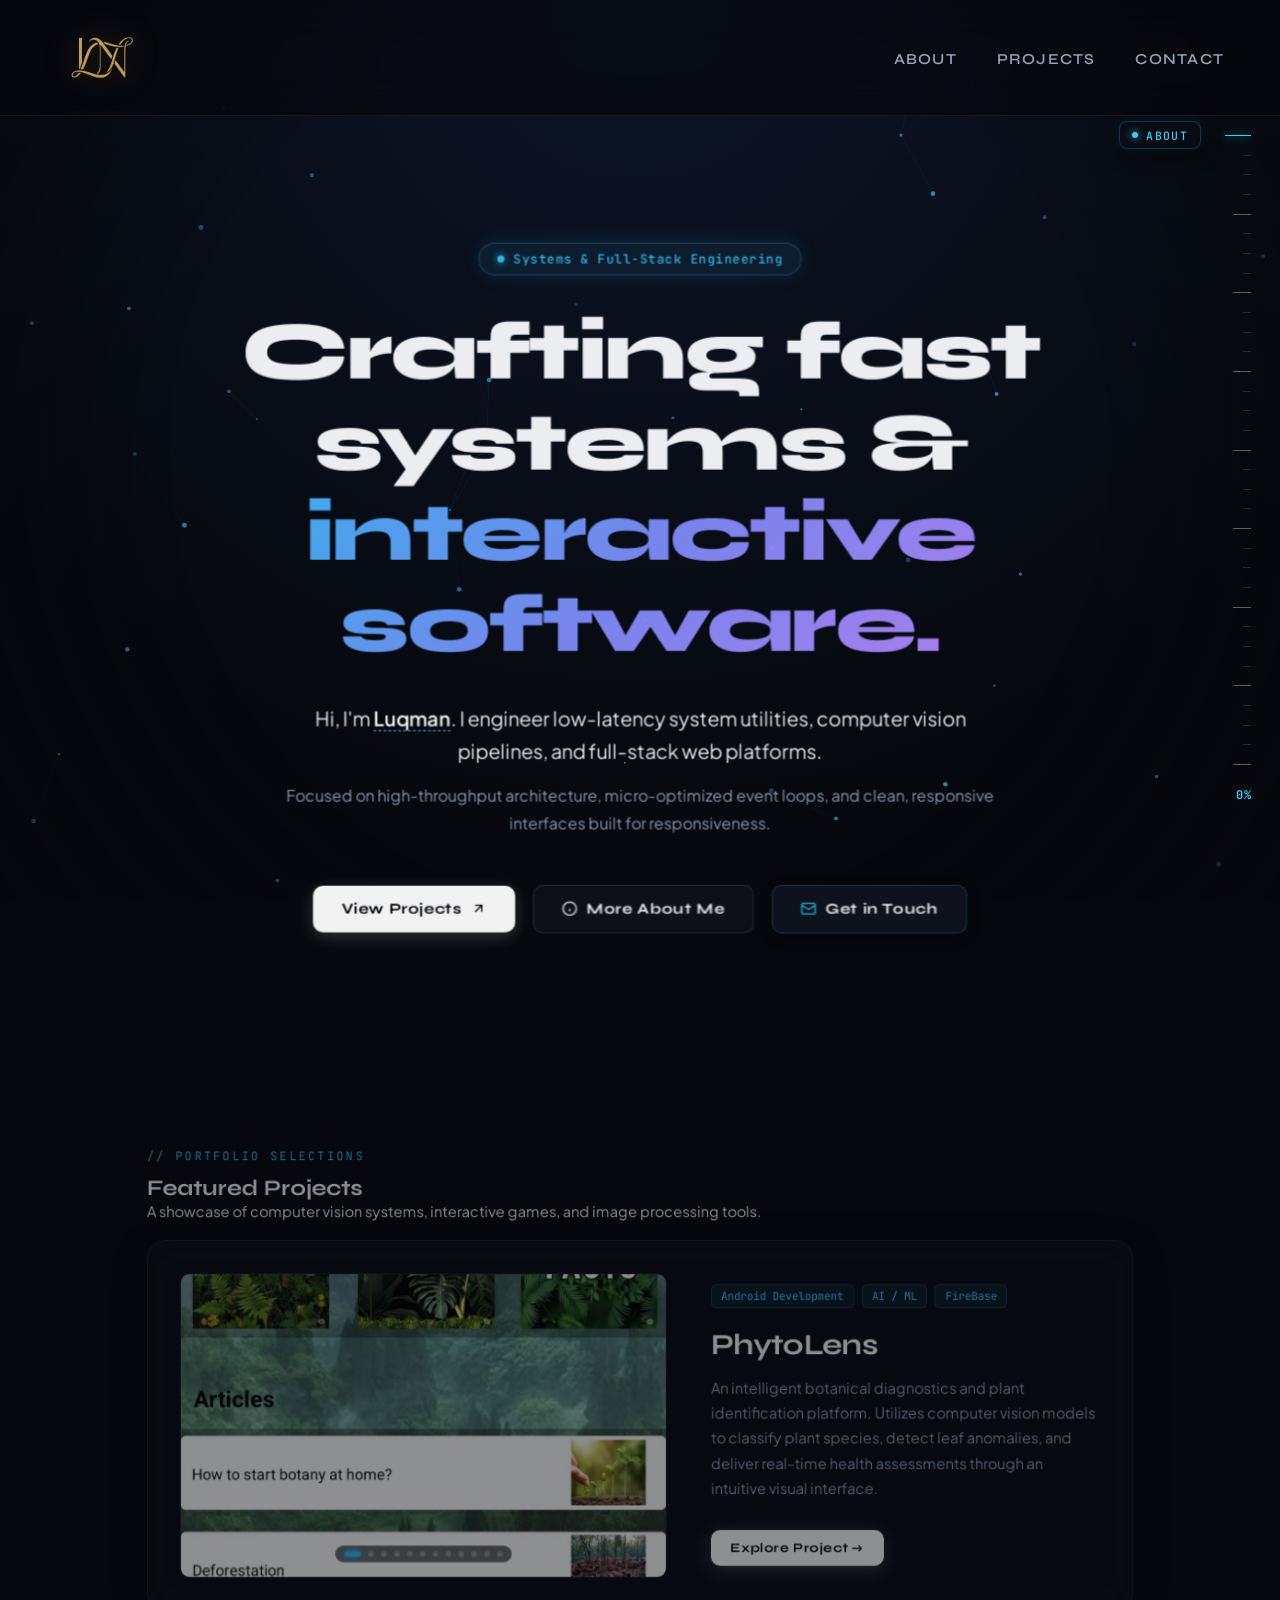
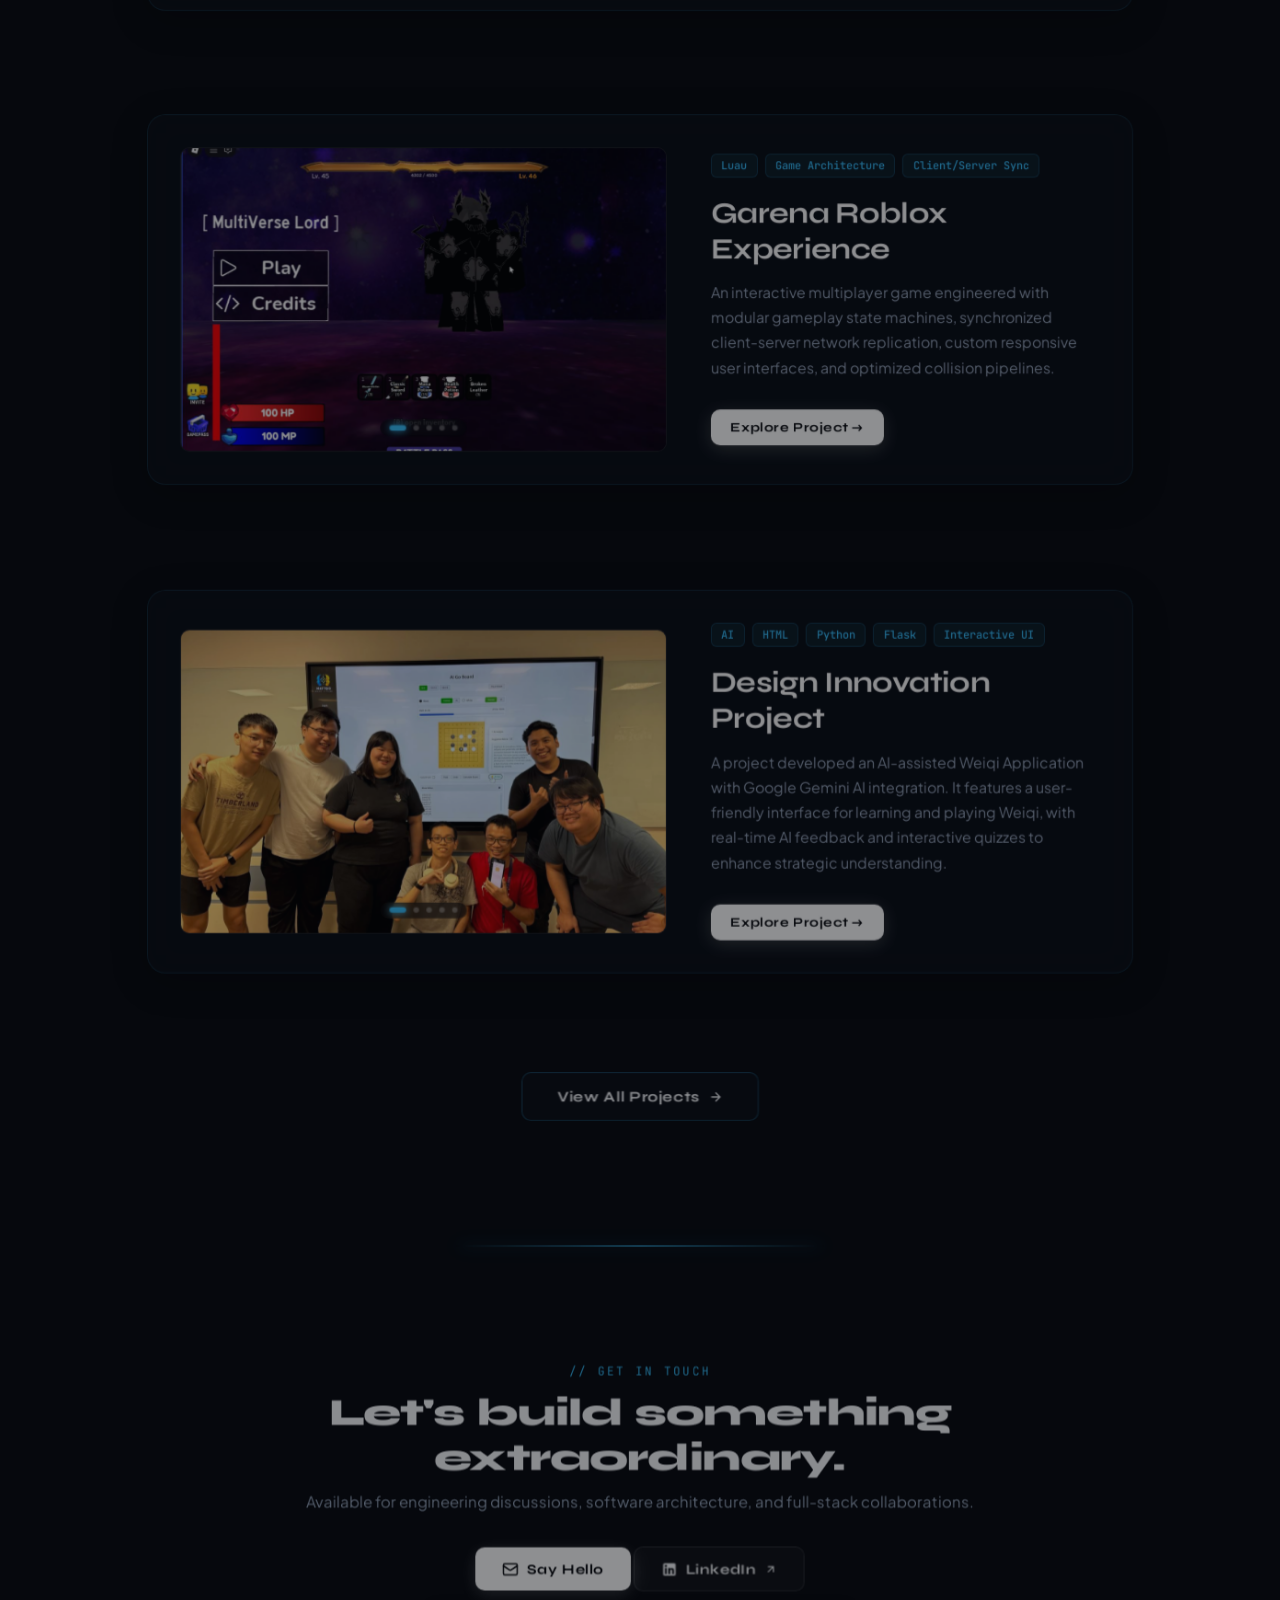
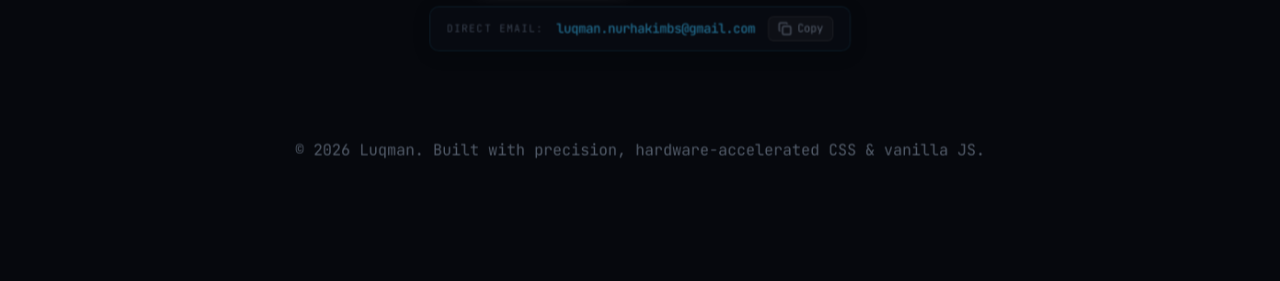
<file: index.html>
<!DOCTYPE html>
<html lang="en">
<head>
    <meta charset="UTF-8" />
    <meta name="viewport" content="width=device-width, initial-scale=1.0" />
    <title>Developer Portfolio</title>
    <link rel="stylesheet" href="css/base.css" />
    <link rel="stylesheet" href="css/layout.css" />
    <link rel="stylesheet" href="css/components.css" />
    <link rel="stylesheet" href="css/home.css" />
    <!-- Google Fonts -->
    <link rel="preconnect" href="https://fonts.googleapis.com">
    <link rel="preconnect" href="https://fonts.gstatic.com" crossorigin>
    <link href="https://fonts.googleapis.com/css2?family=JetBrains+Mono:wght@400;500;600&family=Plus+Jakarta+Sans:wght@300;400;500;600&family=Syne:wght@600;700;800&display=swap" rel="stylesheet">
</head>
<body>

  <!-- Interactive Dynamic Background Canvas -->
  <canvas id="ambientCanvas"></canvas>

  <!-- Floating Technical Ruler with Checkpoint HUD -->
  <aside class="scroll-ruler" id="scrollRuler" aria-label="Page navigation progress">
    <div class="ruler-checkpoint-label" id="rulerCheckpoint">
      <span class="checkpoint-indicator"></span>
      <span id="checkpointText">ABOUT</span>
    </div>
    <div class="ruler-indicator" id="rulerIndicator"></div>
    <div class="ruler-ticks" id="rulerTicks"></div>
    <span class="ruler-readout" id="rulerReadout">0%</span>
  </aside>

  <!-- Top Navigation (Adjusted for 100px Logo) -->
  <nav class="navbar">
    <div class="logo">
      <a href="#about" class="logo-link">
        <img src="assets/logo.png" alt="Logo" class="logo-img" />
      </a>
    </div>
    <ul class="nav-links">
      <li><a href="#about">About</a></li>
      <li><a href="#projects">Projects</a></li>
      <li><a href="#contact">Contact</a></li>
    </ul>
  </nav>

  <!-- Hero / About Section -->
  <header class="hero zoom-target" id="about" data-section="ABOUT">
    <div class="badge-wrapper">
      <span class="badge">
        <span class="pulse-dot"></span>
        Systems &amp; Full-Stack Engineering
      </span>
    </div>
    
    <h1 class="hero-title">
      <span class="breathe-text">Crafting fast systems &amp;</span> <br />
      <span class="gradient-text breathe-text">interactive software.</span>
    </h1>

    <div class="hero-bio">
      <p class="hero-subtitle">
        Hi, I'm <span class="highlight-text">Luqman</span>. I engineer low-latency system utilities, computer vision pipelines, and full-stack web platforms.
      </p>
      <p class="hero-detail">
        Focused on high-throughput architecture, micro-optimized event loops, and clean, responsive interfaces built for responsiveness.
      </p>
    </div>

    <!-- Action Buttons with "More About Me" -->
    <div class="hero-actions">
        <!-- 1. Primary Action -->
        <a href="#projects" class="btn btn-primary">
            <span>View Projects</span>
            <svg width="16" height="16" viewBox="0 0 24 24" fill="none" stroke="currentColor" stroke-width="2"><path d="M7 17l9.2-9.2M17 17V7H7"/></svg>
        </a>

        <!-- 2. More About Me (Direct link to about.html) -->
        <a href="about.html" class="btn btn-secondary">
            <svg width="16" height="16" viewBox="0 0 24 24" fill="none" stroke="currentColor" stroke-width="2">
            <circle cx="12" cy="12" r="10"/>
            <path d="M12 16v-4"/>
            <path d="M12 8h.01"/>
            </svg>
            <span>More About Me</span>
        </a>

        <!-- 3. Get in Touch (Styled Glass/Glow Pill) -->
        <a href="#contact" class="btn btn-contact">
            <svg width="16" height="16" viewBox="0 0 24 24" fill="none" stroke="currentColor" stroke-width="2">
            <rect width="20" height="16" x="2" y="4" rx="2"/>
            <path d="m22 7-8.97 5.7a1.94 1.94 0 0 1-2.06 0L2 7"/>
            </svg>
            <span>Get in Touch</span>
        </a>
        </div>
  </header>

  <!-- Projects Section -->
  <section id="projects" class="section" data-section="PROJECTS">
    <div class="section-header zoom-target">
      <div class="section-kicker">// PORTFOLIO SELECTIONS</div>
      <h2>Featured Projects</h2>
      <p>A showcase of computer vision systems, interactive games, and image processing tools.</p>
    </div>

    <div class="projects-vertical-list">

      <!-- Project 1: PhytoLens -->
      <article class="project-row zoom-target" data-carousel>
        <div class="row-media">
          <div class="carousel-container">
            <div class="carousel-slide active"><img src="assets/PhytoLens/1.jpg" alt="PhytoLens Preview 1" /></div>
            <div class="carousel-slide"><img src="assets/PhytoLens/2.jpg" alt="PhytoLens Preview 2" /></div>
            <div class="carousel-slide"><img src="assets/PhytoLens/3.jpg" alt="PhytoLens Preview 3" /></div>
            <div class="carousel-slide"><img src="assets/PhytoLens/4.jpg" alt="PhytoLens Preview 4" /></div>
            <div class="carousel-slide"><img src="assets/PhytoLens/5.jpg" alt="PhytoLens Preview 5" /></div>
            <div class="carousel-slide"><img src="assets/PhytoLens/6.jpg" alt="PhytoLens Preview 6" /></div>
            <div class="carousel-slide"><img src="assets/PhytoLens/7.jpg" alt="PhytoLens Preview 7" /></div>
            <div class="carousel-slide"><img src="assets/PhytoLens/8.jpg" alt="PhytoLens Preview 8" /></div>
            <div class="carousel-slide"><img src="assets/PhytoLens/9.jpg" alt="PhytoLens Preview 9" /></div>
            <div class="carousel-slide"><img src="assets/PhytoLens/10.jpg" alt="PhytoLens Preview 10" /></div>
            <div class="carousel-slide"><img src="assets/PhytoLens/11.jpg" alt="PhytoLens Preview 11" /></div>
            <div class="carousel-slide"><img src="assets/PhytoLens/12.jpg" alt="PhytoLens Preview 12" /></div>
          </div>
          <div class="carousel-dots"></div>
        </div>

        <div class="row-details">
          <div class="card-tags">
            <span class="tag">Android Development</span>
            <span class="tag">AI / ML</span>
            <span class="tag">FireBase</span>
          </div>
          <h3>PhytoLens</h3>
          <p>
            An intelligent botanical diagnostics and plant identification platform. Utilizes computer vision models to classify plant species, detect leaf anomalies, and deliver real-time health assessments through an intuitive visual interface.
          </p>
          <div class="row-actions">
            <a href="#" class="btn btn-primary btn-sm">Explore Project &rarr;</a>
          </div>
        </div>
      </article>

      <!-- Project 2: GarenaRoblox -->
      <article class="project-row zoom-target" data-carousel>
        <div class="row-media">
          <div class="carousel-container">
            <div class="carousel-slide active"><img src="assets/GarenaRoblox/mainscreen.jpg" alt="Garena Roblox Preview 1" /></div>
            <div class="carousel-slide"><img src="assets/GarenaRoblox/spawn.jpg" alt="Garena Roblox Preview 2" /></div>
            <div class="carousel-slide"><img src="assets/GarenaRoblox/teleportation.jpg" alt="Garena Roblox Preview 3" /></div>
            <div class="carousel-slide"><img src="assets/GarenaRoblox/dragonincave.jpg" alt="Garena Roblox Preview 4" /></div>
            <div class="carousel-slide"><img src="assets/GarenaRoblox/goblinfight.jpg" alt="Garena Roblox Preview 5" /></div>
          </div>
          <div class="carousel-dots"></div>
        </div>

        <div class="row-details">
          <div class="card-tags">
            <span class="tag">Luau</span>
            <span class="tag">Game Architecture</span>
            <span class="tag">Client/Server Sync</span>
          </div>
          <h3>Garena Roblox Experience</h3>
          <p>
            An interactive multiplayer game engineered with modular gameplay state machines, synchronized client-server network replication, custom responsive user interfaces, and optimized collision pipelines.
          </p>
          <div class="row-actions">
            <a href="#" class="btn btn-primary btn-sm">Explore Project &rarr;</a>
          </div>
        </div>
      </article>

      <!-- Project 3: DIP (Digital Image Processing) -->
      <article class="project-row zoom-target" data-carousel>
        <div class="row-media">
          <div class="carousel-container">
            <div class="carousel-slide active"><img src="assets/DIP/The team.jpg" alt="DIP Preview 1" /></div>
            <div class="carousel-slide"><img src="assets/DIP/rules.jpg" alt="DIP Preview 2" /></div>
            <div class="carousel-slide"><img src="assets/DIP/Basic Quizzes.jpg" alt="DIP Preview 3" /></div>
            <div class="carousel-slide"><img src="assets/DIP/AIQuiz.jpg" alt="DIP Preview 4" /></div>
            <div class="carousel-slide"><img src="assets/DIP/VersusAI.jpg" alt="DIP Preview 5" /></div>
          </div>
          <div class="carousel-dots"></div>
        </div>

        <div class="row-details">
          <div class="card-tags">
            <span class="tag">AI</span>
            <span class="tag">HTML</span>
            <span class="tag">Python</span>
            <span class="tag">Flask</span>
            <span class="tag">Interactive UI</span>
          </div>
          <h3>Design Innovation Project</h3>
          <p>
            A project developed an AI-assisted Weiqi Application with Google Gemini AI integration. It features a user-friendly interface for learning and playing Weiqi, with real-time AI feedback and interactive quizzes to enhance strategic understanding.
          </p>
          <div class="row-actions">
            <a href="#" class="btn btn-primary btn-sm">Explore Project &rarr;</a>
          </div>
        </div>
      </article>

    </div>

    <!-- All Projects Button -->
    <div class="all-projects-wrapper zoom-target">
      <a href="projects.html" class="btn btn-secondary btn-all-projects">
        <span>View All Projects</span>
        <svg width="16" height="16" viewBox="0 0 24 24" fill="none" stroke="currentColor" stroke-width="2"><path d="M5 12h14M12 5l7 7-7 7"/></svg>
      </a>
    </div>
  </section>

<!-- Footer / Contact Section -->
  <footer id="contact" class="footer zoom-target" data-section="CONTACT">
    <div class="footer-glow"></div>
    <div class="section-kicker">// GET IN TOUCH</div>
    <h2>Let's build something extraordinary.</h2>
    <p>Available for engineering discussions, software architecture, and full-stack collaborations.</p>
    
    <!-- Contact Actions Row -->
    <div class="contact-actions">
      <!-- Direct Email Launch -->
      <a href="mailto:luqman.nurhakimbs@gmail.com" class="btn btn-primary" id="emailLink">
        <svg width="18" height="18" viewBox="0 0 24 24" fill="none" stroke="currentColor" stroke-width="2" stroke-linecap="round" stroke-linejoin="round">
          <rect width="20" height="16" x="2" y="4" rx="2"/>
          <path d="m22 7-8.97 5.7a1.94 1.94 0 0 1-2.06 0L2 7"/>
        </svg>
        <span>Say Hello</span>
      </a>

      <!-- LinkedIn Link -->
      <a href="https://www.linkedin.com/in/luqnurhakim99/" target="_blank" rel="noopener noreferrer" class="btn btn-secondary btn-linkedin">
        <svg width="18" height="18" viewBox="0 0 24 24" fill="currentColor">
          <path d="M19 3a2 2 0 0 1 2 2v14a2 2 0 0 1-2 2H5a2 2 0 0 1-2-2V5a2 2 0 0 1 2-2h14m-.5 15.5v-5.3a3.26 3.26 0 0 0-3.26-3.26c-.85 0-1.84.52-2.28 1.3v-1.11h-2.79v8.37h2.79v-4.93c0-.77.62-1.4 1.39-1.4a1.4 1.4 0 0 1 1.4 1.4v4.93h2.75M6.88 8.56a1.68 1.68 0 0 0 1.68-1.68c0-.93-.75-1.69-1.68-1.69a1.69 1.69 0 0 0-1.69 1.69c0 .93.76 1.68 1.69 1.68m1.39 9.94v-8.37H5.5v8.37h2.77z"/>
        </svg>
        <span>LinkedIn</span>
        <svg width="14" height="14" viewBox="0 0 24 24" fill="none" stroke="currentColor" stroke-width="2"><path d="M7 17l9.2-9.2M17 17V7H7"/></svg>
      </a>
    </div>

    <!-- Visible Email Box with Quick Copy -->
    <div class="email-display-card">
      <span class="email-label">DIRECT EMAIL:</span>
      <a href="mailto:luqman.nurhakimbs@gmail.com" class="email-address" id="emailText">luqman.nurhakimbs@gmail.com</a>
      <button type="button" class="btn-copy" id="copyEmailBtn" aria-label="Copy Email">
        <svg width="15" height="15" viewBox="0 0 24 24" fill="none" stroke="currentColor" stroke-width="2">
          <rect width="14" height="14" x="8" y="8" rx="2" ry="2"/>
          <path d="M4 16c-1.1 0-2-.9-2-2V4c0-1.1.9-2 2-2h10c1.1 0 2 .9 2 2"/>
        </svg>
        <span id="copyBtnText">Copy</span>
      </button>
    </div>

    <div class="footer-bottom">
      <p>&copy; 2026 Luqman. Built with precision, hardware-accelerated CSS &amp; vanilla JS.</p>
    </div>
  </footer>
  <script src="script.js"></script>
</body>
</html>
</file>
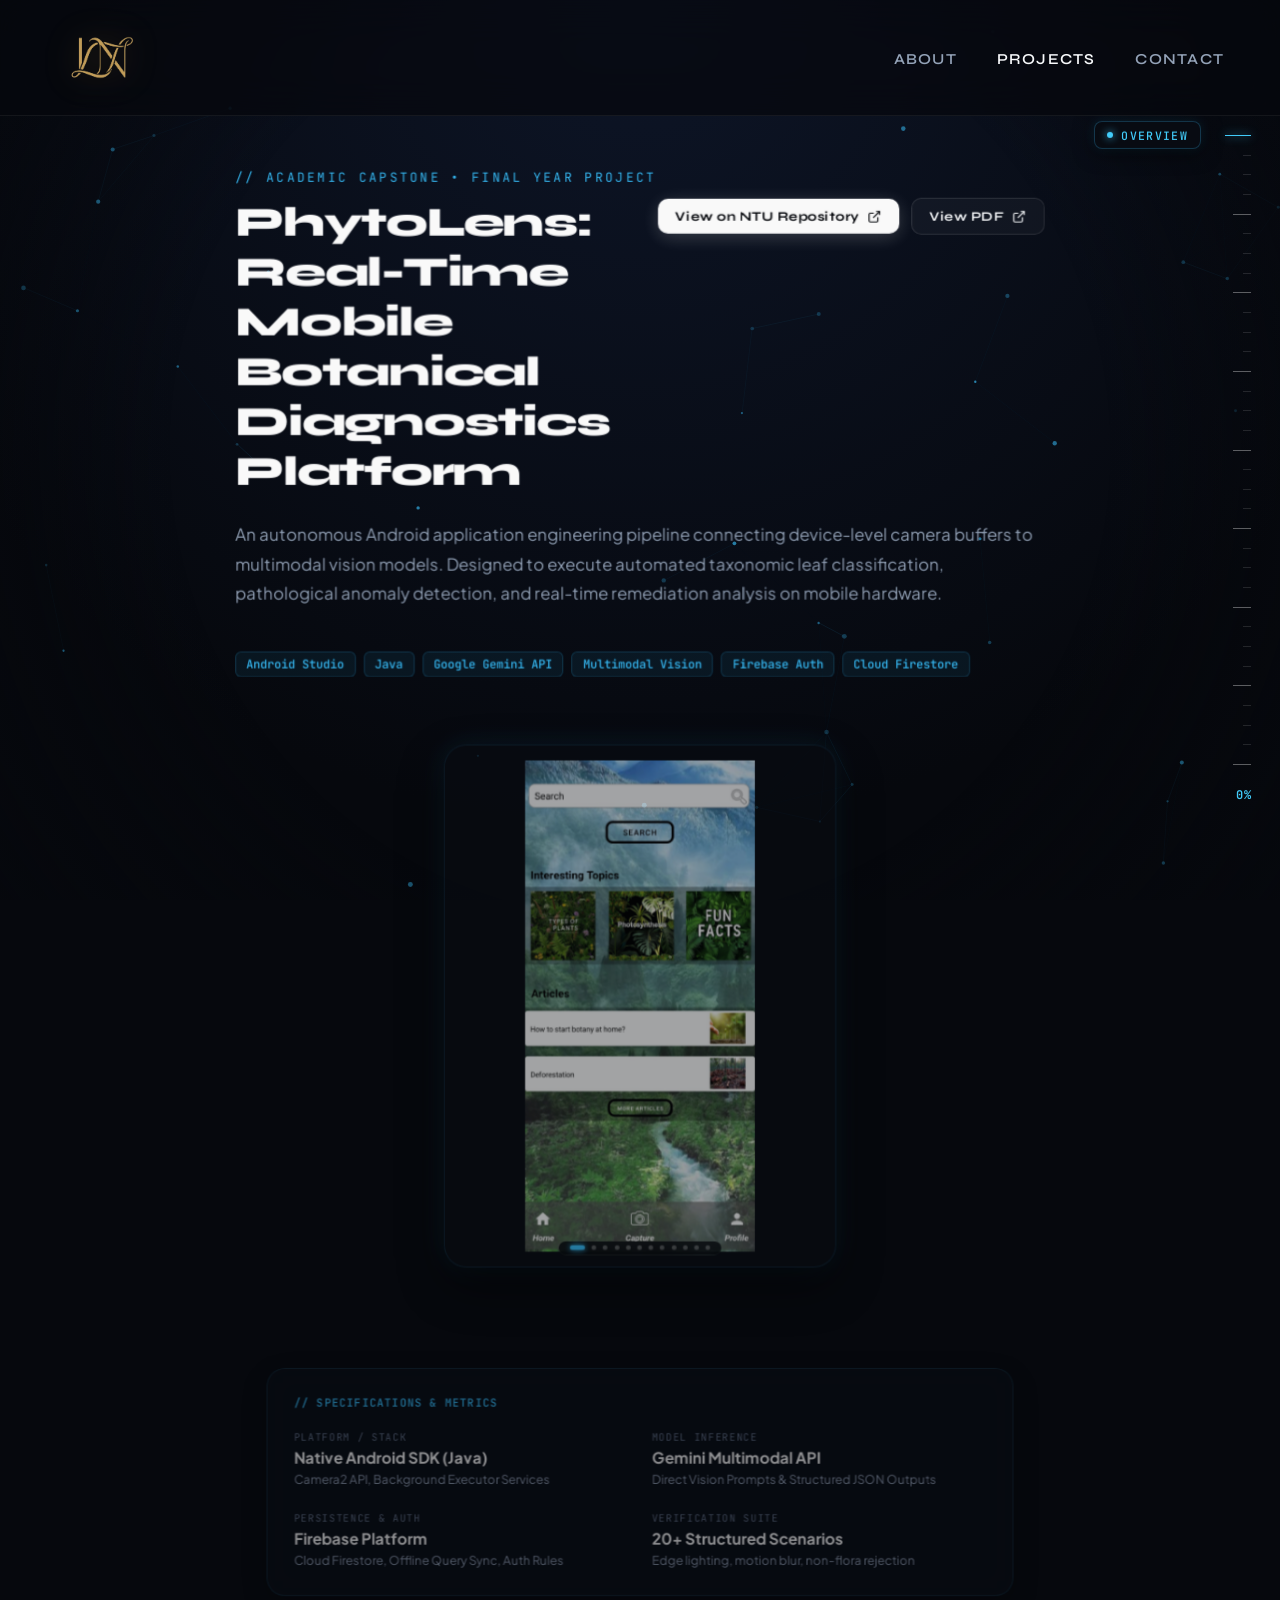
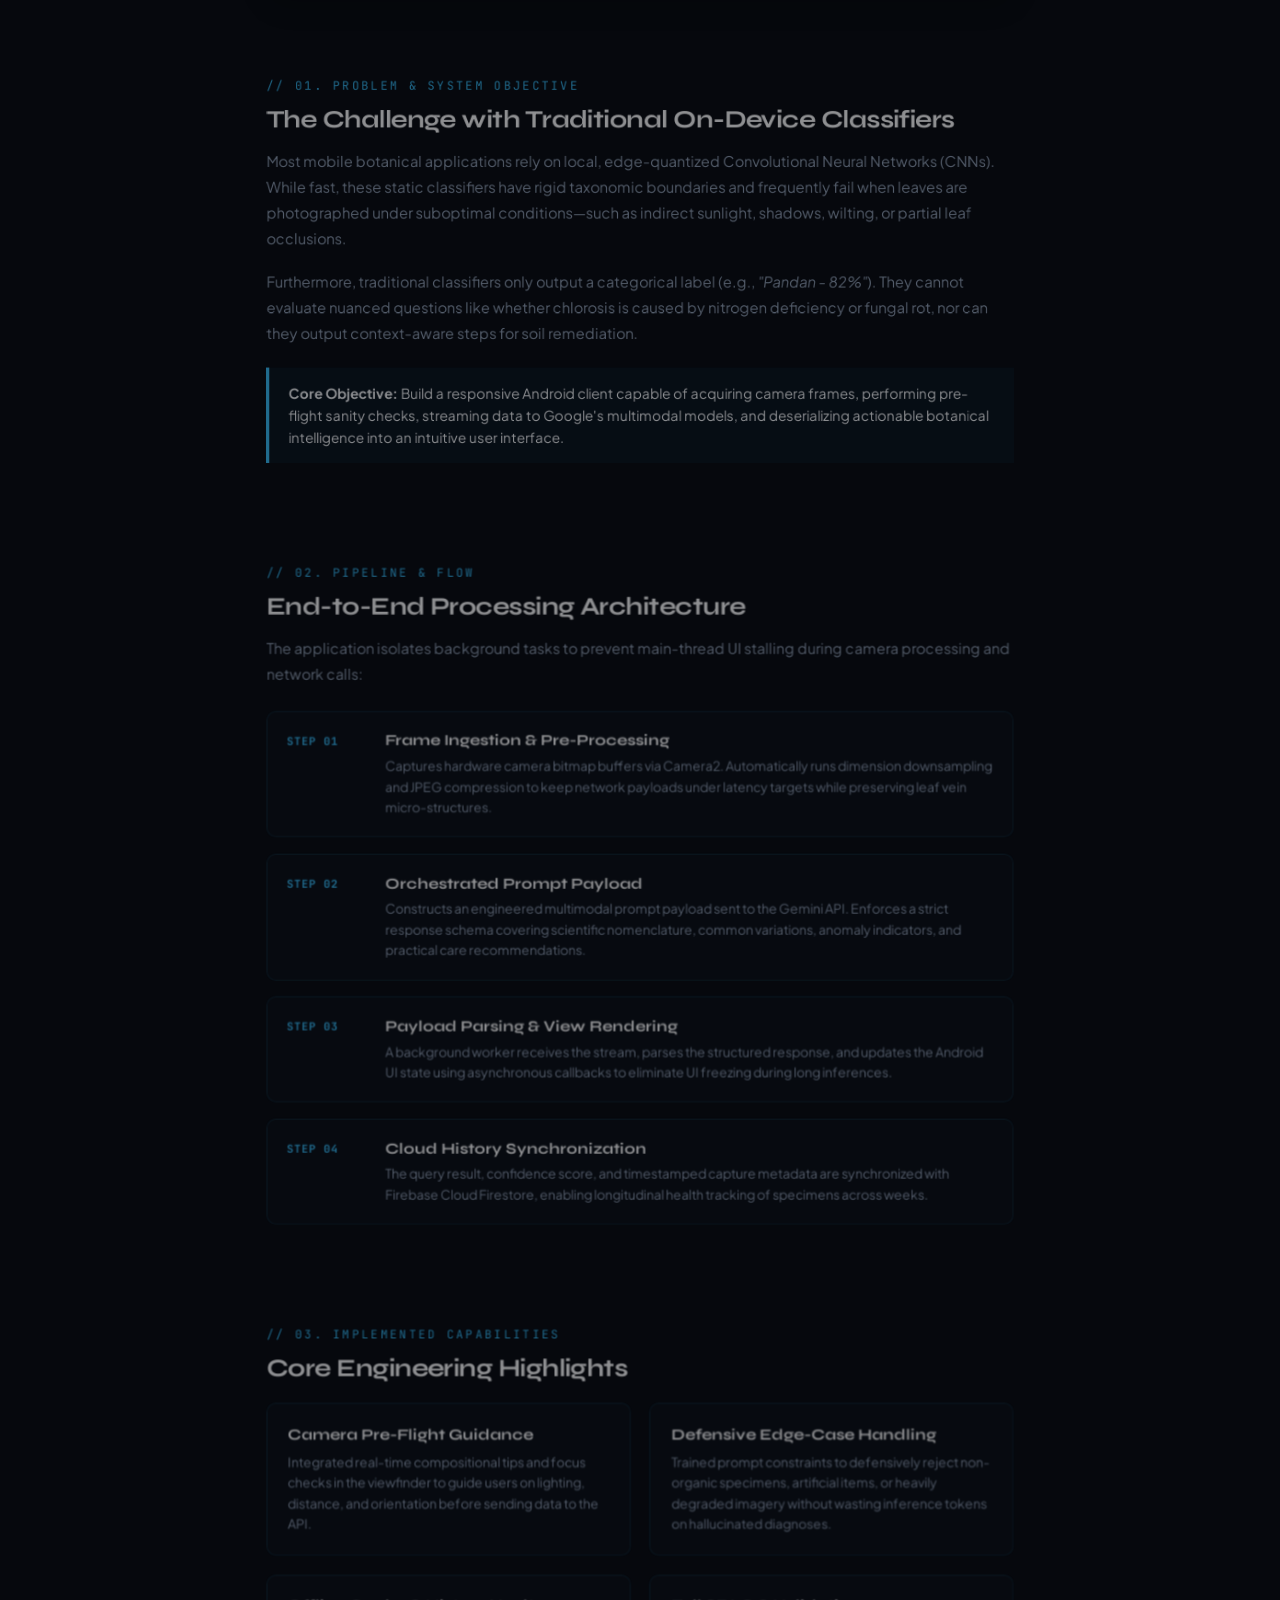
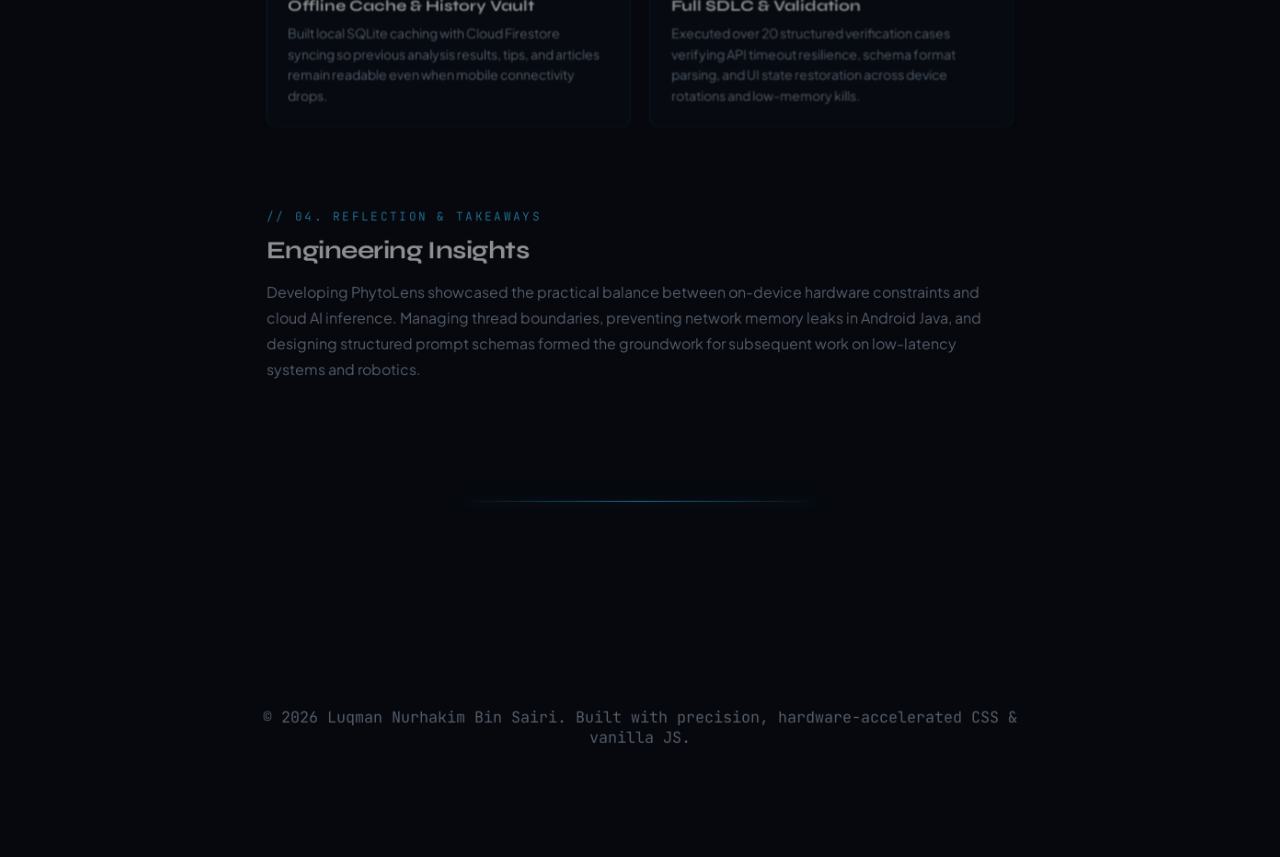
<file: project-phytolens.html>
<!DOCTYPE html>
<html lang="en">
<head>
  <meta charset="UTF-8" />
  <meta name="viewport" content="width=device-width, initial-scale=1.0" />
  <title>PhytoLens — Project Details | Luqman Nurhakim</title>
  
  <!-- Shared Design System -->
  <link rel="stylesheet" href="css/base.css" />
  <link rel="stylesheet" href="css/layout.css" />
  <link rel="stylesheet" href="css/components.css" />
  
  <!-- Dedicated PhytoLens Stylesheet -->
  <link rel="stylesheet" href="css/phytolens.css" />

  <!-- Fonts -->
  <link rel="preconnect" href="https://fonts.googleapis.com">
  <link rel="preconnect" href="https://fonts.gstatic.com" crossorigin>
  <link href="https://fonts.googleapis.com/css2?family=JetBrains+Mono:wght@400;500;600&family=Plus+Jakarta+Sans:wght@300;400;500;600&family=Syne:wght@600;700;800&display=swap" rel="stylesheet">
</head>
<body>

  <!-- Ambient Dynamic Canvas -->
  <canvas id="ambientCanvas"></canvas>

  <!-- Technical Ruler HUD -->
  <aside class="scroll-ruler" id="scrollRuler" aria-label="Page navigation progress">
    <div class="ruler-checkpoint-label" id="rulerCheckpoint">
      <span class="checkpoint-indicator"></span>
      <span id="checkpointText">OVERVIEW</span>
    </div>
    <div class="ruler-indicator" id="rulerIndicator"></div>
    <div class="ruler-ticks" id="rulerTicks"></div>
    <span class="ruler-readout" id="rulerReadout">0%</span>
  </aside>

  <!-- Navigation (Home link removed; logo handles home routing) -->
  <nav class="navbar">
    <div class="logo">
      <a href="index.html" class="logo-link">
        <img src="assets/logo.png" alt="Logo" class="logo-img" />
      </a>
    </div>
    <ul class="nav-links">
      <li><a href="about.html">About</a></li>
      <li><a href="projects.html" style="color: var(--text-main);">Projects</a></li>
      <li><a href="index.html#contact">Contact</a></li>
    </ul>
  </nav>

  <!-- Main Content Wrapper -->
  <main class="phytolens-page">

    <!-- Executive Header with Published Paper Link -->
    <header class="section-header zoom-target" data-section="OVERVIEW">
      <div class="section-kicker">// ACADEMIC CAPSTONE &bull; FINAL YEAR PROJECT</div>
      <div class="header-title-flex">
        <h1 class="hero-title">PhytoLens: Real-Time Mobile Botanical Diagnostics Platform</h1>
        <!-- Action Buttons: External Read + Direct File Download -->
        <div class="header-action-group">
        <!-- View Online in NTU Repository -->
        <a href="https://dr.ntu.edu.sg/entities/publication/7fd75af5-f1b5-4c59-b423-04a5b7bc75b7" target="_blank" rel="noopener noreferrer" class="btn btn-primary paper-btn">
            <span>View on NTU Repository</span>
            <svg width="14" height="14" viewBox="0 0 24 24" fill="none" stroke="currentColor" stroke-width="2">
            <path d="M18 13v6a2 2 0 0 1-2 2H5a2 2 0 0 1-2-2V8a2 2 0 0 1 2-2h6"></path>
            <polyline points="15 3 21 3 21 9"></polyline>
            <line x1="10" y1="14" x2="21" y2="3"></line>
            </svg>
        </a>

        <!-- Direct File Download -->
        <a href="assets/PhytoLens/Luqman_Nurhakim_Bin_Sairi_U2322138D_FYP_Final_Report_NoGAI.pdf" target="_blank" rel="noopener noreferrer" class="btn btn-secondary paper-btn">
        <span>View PDF</span>
        <svg width="14" height="14" viewBox="0 0 24 24" fill="none" stroke="currentColor" stroke-width="2">
            <path d="M18 13v6a2 2 0 0 1-2 2H5a2 2 0 0 1-2-2V8a2 2 0 0 1 2-2h6"></path>
            <polyline points="15 3 21 3 21 9"></polyline>
            <line x1="10" y1="14" x2="21" y2="3"></line>
        </svg>
        </a>
        </div>
      <p class="phytolens-lead">
        An autonomous Android application engineering pipeline connecting device-level camera buffers to multimodal vision models. Designed to execute automated taxonomic leaf classification, pathological anomaly detection, and real-time remediation analysis on mobile hardware.
      </p>

      <div class="card-tags" style="margin-top: 1.2rem;">
        <span class="tag">Android Studio</span>
        <span class="tag">Java</span>
        <span class="tag">Google Gemini API</span>
        <span class="tag">Multimodal Vision</span>
        <span class="tag">Firebase Auth</span>
        <span class="tag">Cloud Firestore</span>
      </div>
    </header>

    <!-- Compact Scaled-Down Phone Viewport -->
    <section class="compact-media-section zoom-target" data-section="SHOWCASE">
      <div class="compact-phone-viewport" data-carousel>
        <div class="carousel-container">
          <div class="carousel-slide active"><img src="assets/PhytoLens/1.jpg" alt="PhytoLens Home & Exploration Feed" /></div>
          <div class="carousel-slide"><img src="assets/PhytoLens/2.jpg" alt="Botanical Articles" /></div>
          <div class="carousel-slide"><img src="assets/PhytoLens/3.jpg" alt="Image Acquisition Guidance" /></div>
          <div class="carousel-slide"><img src="assets/PhytoLens/4.jpg" alt="Camera Viewfinder" /></div>
          <div class="carousel-slide"><img src="assets/PhytoLens/5.jpg" alt="Captured Leaf" /></div>
          <div class="carousel-slide"><img src="assets/PhytoLens/6.jpg" alt="Analysis Prompt Confirmation" /></div>
          <div class="carousel-slide"><img src="assets/PhytoLens/7.jpg" alt="Analysis Starting" /></div>
          <div class="carousel-slide"><img src="assets/PhytoLens/8.jpg" alt="Taxonomic Analysis" /></div>
          <div class="carousel-slide"><img src="assets/PhytoLens/9.jpg" alt="Care Guidance" /></div>
          <div class="carousel-slide"><img src="assets/PhytoLens/10.jpg" alt="Recent History Log" /></div>
          <div class="carousel-slide"><img src="assets/PhytoLens/11.jpg" alt="Historical Specimen Details" /></div>
          <div class="carousel-slide"><img src="assets/PhytoLens/12.jpg" alt="User Profile View" /></div>
        </div>
        <div class="carousel-dots"></div>
      </div>
    </section>

    <!-- Specifications Table -->
    <section class="tech-spec-deck zoom-target" data-section="SPECIFICATIONS">
      <div class="spec-deck-header">// SPECIFICATIONS &amp; METRICS</div>
      <div class="spec-deck-grid">
        <div class="spec-card">
          <span class="spec-label">PLATFORM / STACK</span>
          <span class="spec-value">Native Android SDK (Java)</span>
          <span class="spec-detail">Camera2 API, Background Executor Services</span>
        </div>
        <div class="spec-card">
          <span class="spec-label">MODEL INFERENCE</span>
          <span class="spec-value">Gemini Multimodal API</span>
          <span class="spec-detail">Direct Vision Prompts &amp; Structured JSON Outputs</span>
        </div>
        <div class="spec-card">
          <span class="spec-label">PERSISTENCE &amp; AUTH</span>
          <span class="spec-value">Firebase Platform</span>
          <span class="spec-detail">Cloud Firestore, Offline Query Sync, Auth Rules</span>
        </div>
        <div class="spec-card">
          <span class="spec-label">VERIFICATION SUITE</span>
          <span class="spec-value">20+ Structured Scenarios</span>
          <span class="spec-detail">Edge lighting, motion blur, non-flora rejection</span>
        </div>
      </div>
    </section>

    <!-- Block 1: Problem Statement -->
    <section class="case-study-block zoom-target" data-section="PROBLEM STATEMENT">
      <div class="section-kicker">// 01. PROBLEM &amp; SYSTEM OBJECTIVE</div>
      <h2>The Challenge with Traditional On-Device Classifiers</h2>
      <p>
        Most mobile botanical applications rely on local, edge-quantized Convolutional Neural Networks (CNNs). While fast, these static classifiers have rigid taxonomic boundaries and frequently fail when leaves are photographed under suboptimal conditions—such as indirect sunlight, shadows, wilting, or partial leaf occlusions.
      </p>
      <p>
        Furthermore, traditional classifiers only output a categorical label (e.g., <em>"Pandan - 82%"</em>). They cannot evaluate nuanced questions like whether chlorosis is caused by nitrogen deficiency or fungal rot, nor can they output context-aware steps for soil remediation.
      </p>
      <div class="detail-callout">
        <strong>Core Objective:</strong> Build a responsive Android client capable of acquiring camera frames, performing pre-flight sanity checks, streaming data to Google's multimodal models, and deserializing actionable botanical intelligence into an intuitive user interface.
      </div>
    </section>

    <!-- Block 2: Architecture & Pipeline -->
    <section class="case-study-block zoom-target" data-section="ARCHITECTURE">
      <div class="section-kicker">// 02. PIPELINE &amp; FLOW</div>
      <h2>End-to-End Processing Architecture</h2>
      <p>
        The application isolates background tasks to prevent main-thread UI stalling during camera processing and network calls:
      </p>

      <div class="pipeline-list">
        <div class="pipeline-item">
          <div class="step-index">STEP 01</div>
          <div class="step-body">
            <h4>Frame Ingestion &amp; Pre-Processing</h4>
            <p>Captures hardware camera bitmap buffers via Camera2. Automatically runs dimension downsampling and JPEG compression to keep network payloads under latency targets while preserving leaf vein micro-structures.</p>
          </div>
        </div>

        <div class="pipeline-item">
          <div class="step-index">STEP 02</div>
          <div class="step-body">
            <h4>Orchestrated Prompt Payload</h4>
            <p>Constructs an engineered multimodal prompt payload sent to the Gemini API. Enforces a strict response schema covering scientific nomenclature, common variations, anomaly indicators, and practical care recommendations.</p>
          </div>
        </div>

        <div class="pipeline-item">
          <div class="step-index">STEP 03</div>
          <div class="step-body">
            <h4>Payload Parsing &amp; View Rendering</h4>
            <p>A background worker receives the stream, parses the structured response, and updates the Android UI state using asynchronous callbacks to eliminate UI freezing during long inferences.</p>
          </div>
        </div>

        <div class="pipeline-item">
          <div class="step-index">STEP 04</div>
          <div class="step-body">
            <h4>Cloud History Synchronization</h4>
            <p>The query result, confidence score, and timestamped capture metadata are synchronized with Firebase Cloud Firestore, enabling longitudinal health tracking of specimens across weeks.</p>
          </div>
        </div>
      </div>
    </section>

    <!-- Block 3: Engineering Capabilities -->
    <section class="case-study-block zoom-target" data-section="SYSTEM CAPABILITIES">
      <div class="section-kicker">// 03. IMPLEMENTED CAPABILITIES</div>
      <h2>Core Engineering Highlights</h2>

      <div class="two-col-details">
        <div class="detail-card">
          <h4>Camera Pre-Flight Guidance</h4>
          <p>Integrated real-time compositional tips and focus checks in the viewfinder to guide users on lighting, distance, and orientation before sending data to the API.</p>
        </div>

        <div class="detail-card">
          <h4>Defensive Edge-Case Handling</h4>
          <p>Trained prompt constraints to defensively reject non-organic specimens, artificial items, or heavily degraded imagery without wasting inference tokens on hallucinated diagnoses.</p>
        </div>

        <div class="detail-card">
          <h4>Offline Cache &amp; History Vault</h4>
          <p>Built local SQLite caching with Cloud Firestore syncing so previous analysis results, tips, and articles remain readable even when mobile connectivity drops.</p>
        </div>

        <div class="detail-card">
          <h4>Full SDLC &amp; Validation</h4>
          <p>Executed over 20 structured verification cases verifying API timeout resilience, schema format parsing, and UI state restoration across device rotations and low-memory kills.</p>
        </div>
      </div>
    </section>

    <!-- Block 4: Insights -->
    <section class="case-study-block zoom-target" data-section="OUTCOMES" style="margin-bottom: 6rem;">
      <div class="section-kicker">// 04. REFLECTION &amp; TAKEAWAYS</div>
      <h2>Engineering Insights</h2>
      <p>
        Developing PhytoLens showcased the practical balance between on-device hardware constraints and cloud AI inference. Managing thread boundaries, preventing network memory leaks in Android Java, and designing structured prompt schemas formed the groundwork for subsequent work on low-latency systems and robotics.
      </p>
    </section>

  </main>

  <!-- Minimal Footer -->
  <footer class="footer zoom-target">
    <div class="footer-glow"></div>
    <div class="footer-bottom">
      <p>&copy; 2026 Luqman Nurhakim Bin Sairi. Built with precision, hardware-accelerated CSS &amp; vanilla JS.</p>
    </div>
  </footer>

  <script src="script.js"></script>
</body>
</html>
</file>
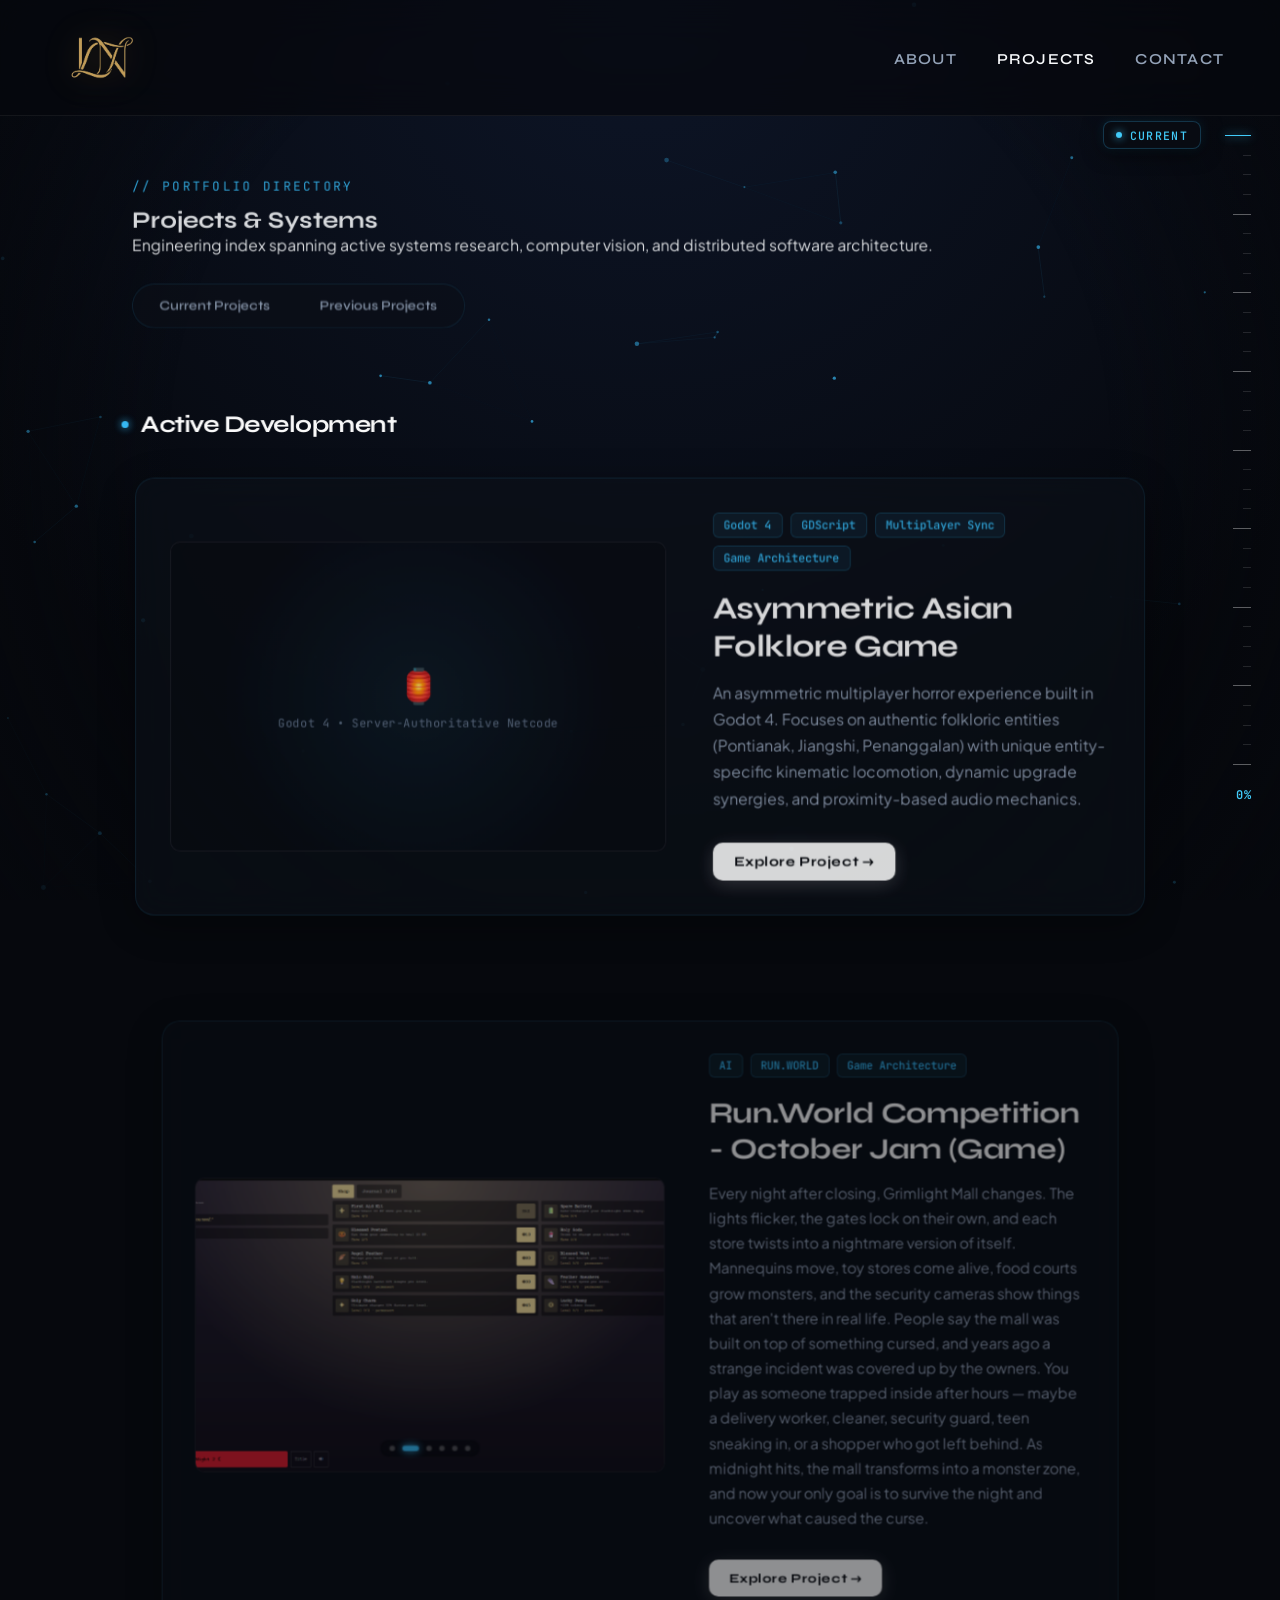
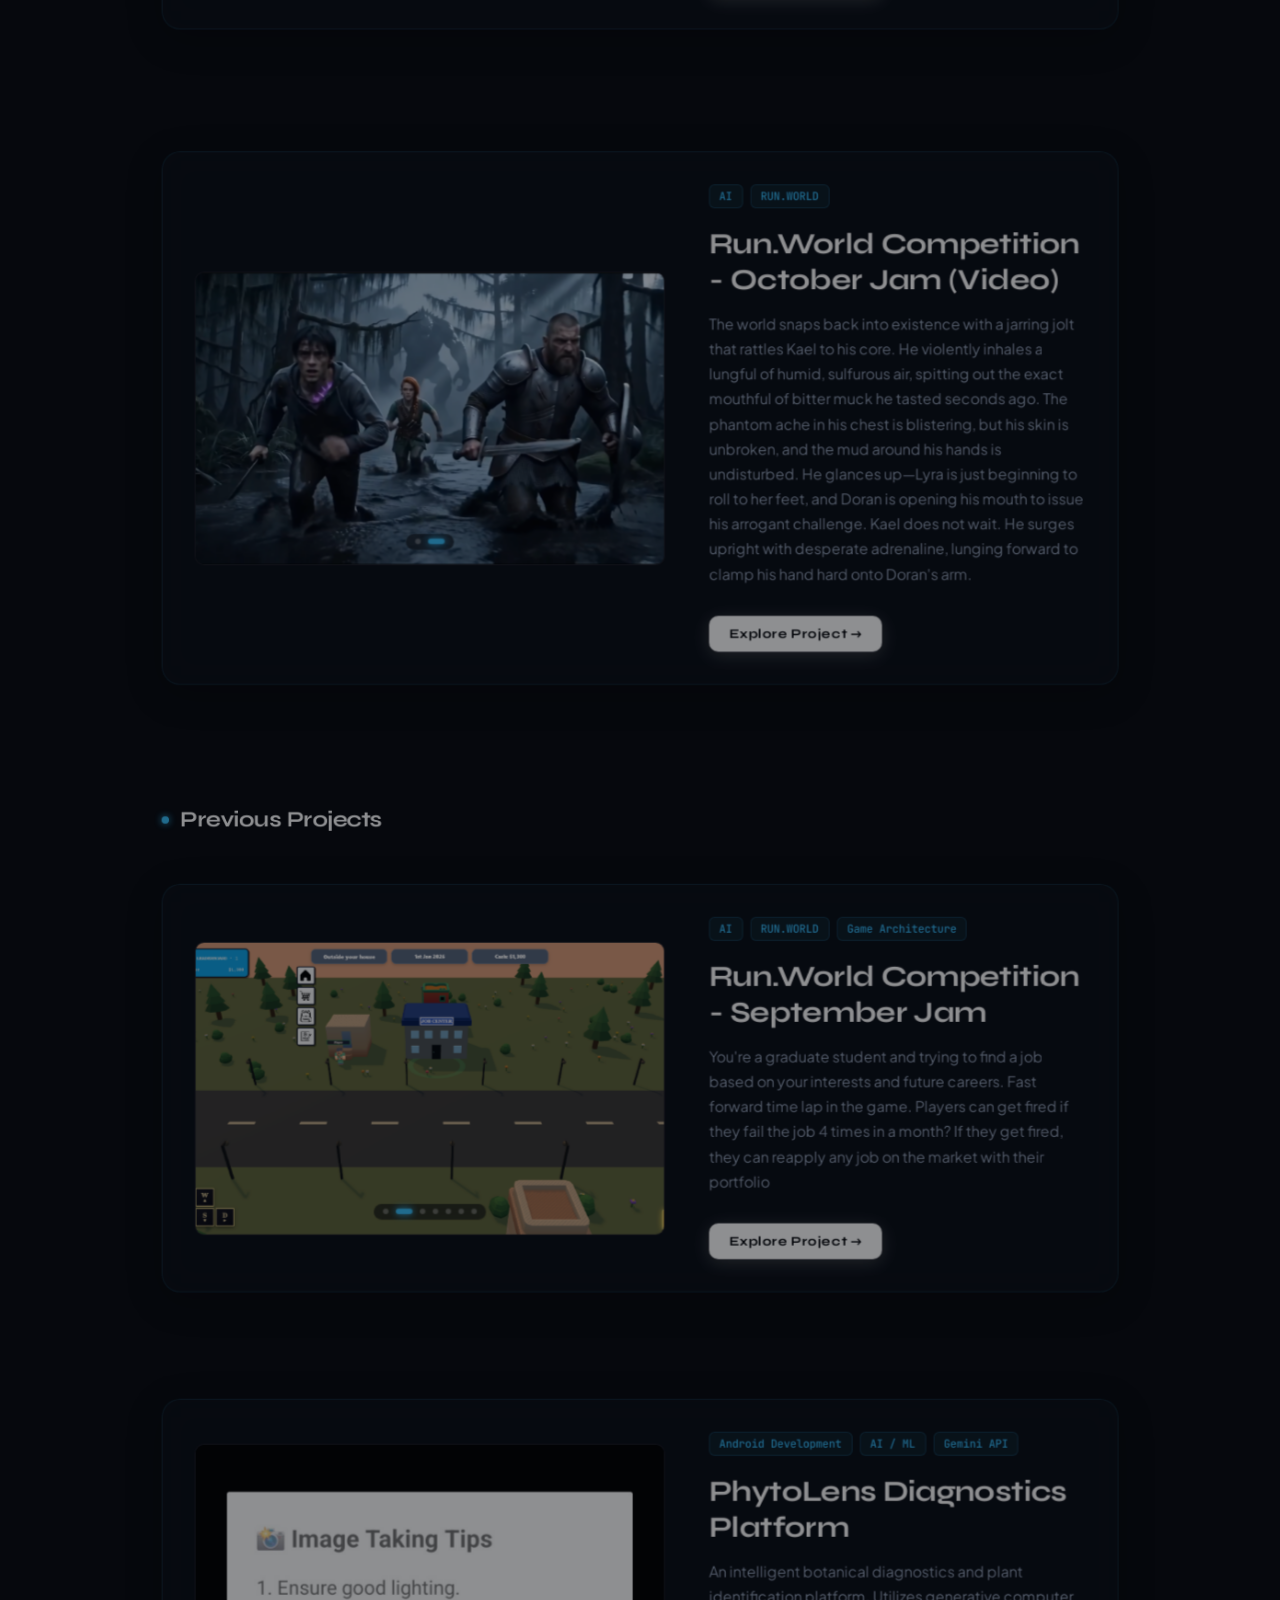
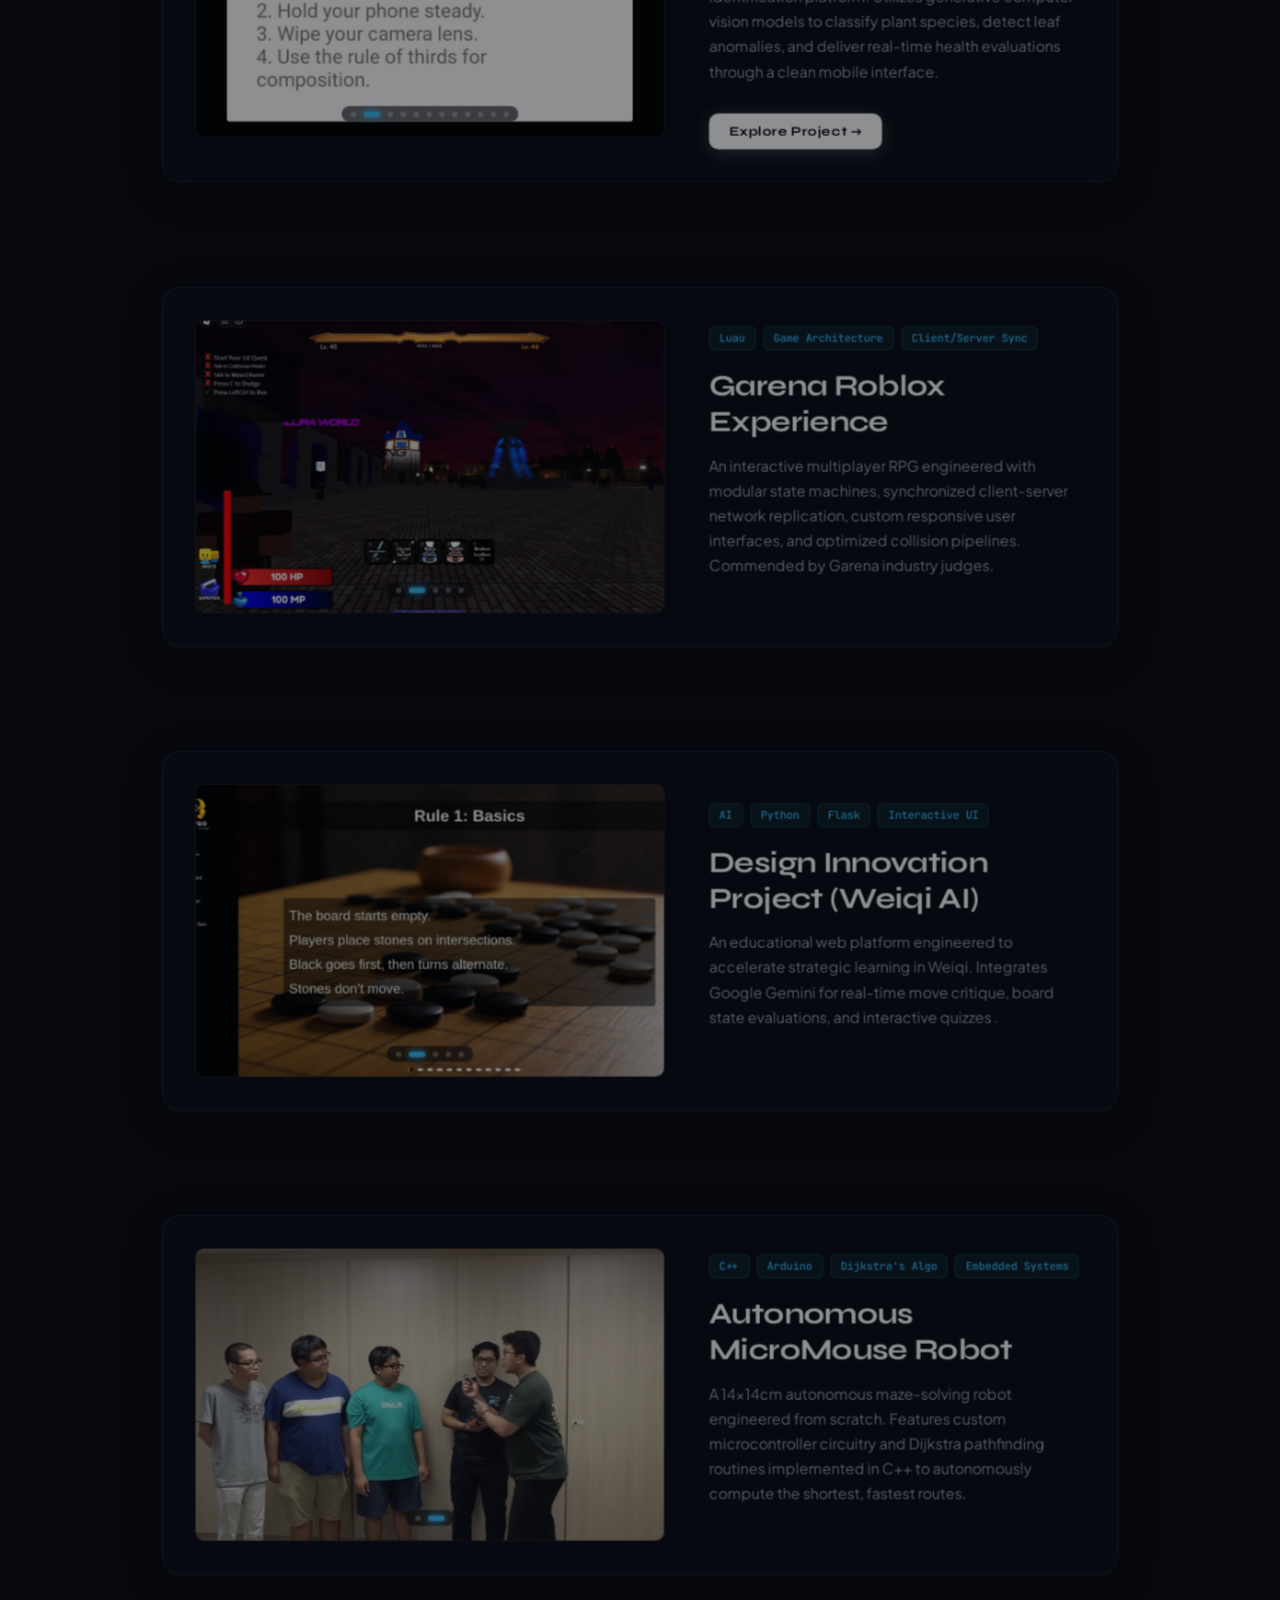
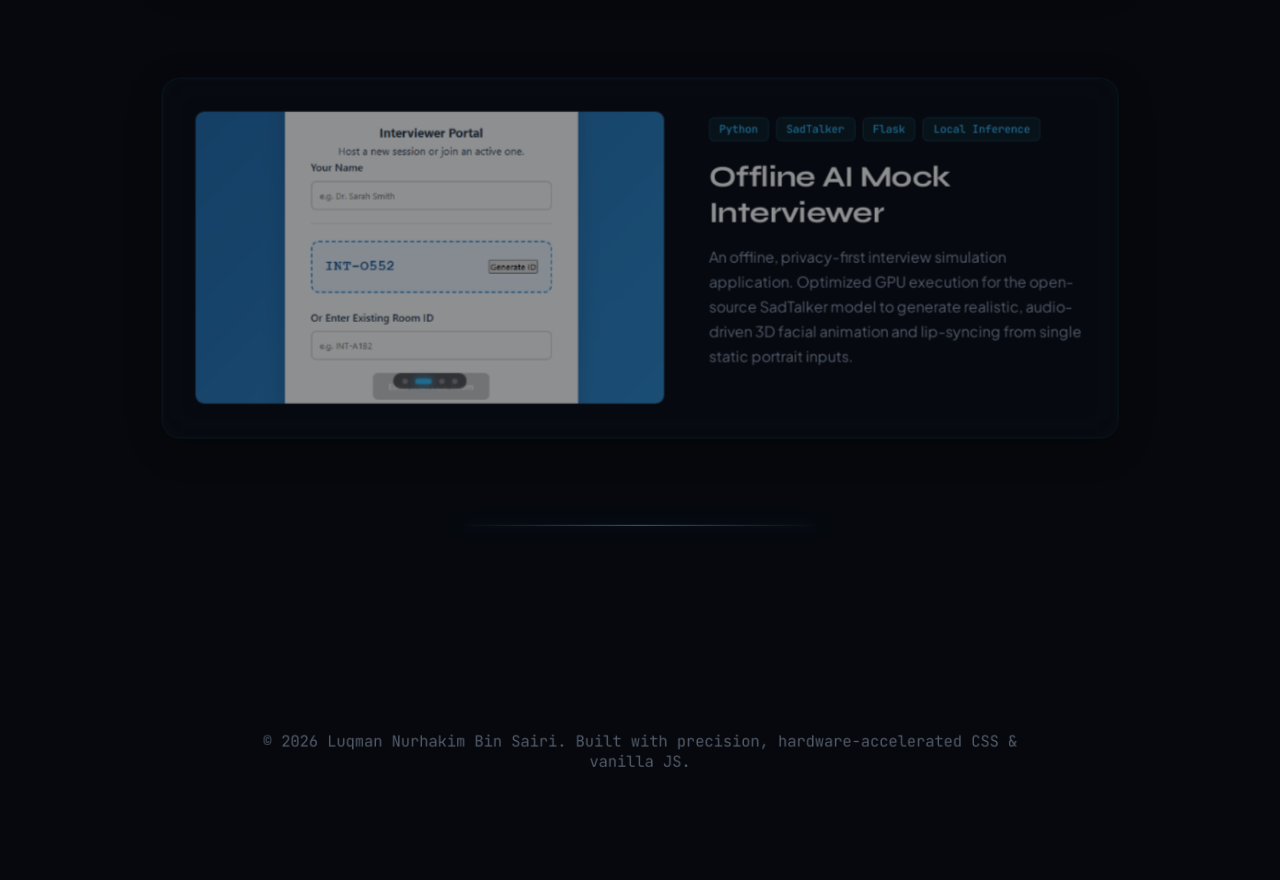
<file: projects.html>
<!DOCTYPE html>
<html lang="en">
<head>
  <meta charset="UTF-8" />
  <meta name="viewport" content="width=device-width, initial-scale=1.0" />
  <title>Projects | Luqman Nurhakim</title>
  <link rel="stylesheet" href="css/base.css" />
  <link rel="stylesheet" href="css/layout.css" />
  <link rel="stylesheet" href="css/components.css" />
  <link rel="stylesheet" href="css/home.css" />
  <link rel="stylesheet" href="css/projects.css" />
  <!-- Google Fonts -->
  <link rel="preconnect" href="https://fonts.googleapis.com">
  <link rel="preconnect" href="https://fonts.gstatic.com" crossorigin>
  <link href="https://fonts.googleapis.com/css2?family=JetBrains+Mono:wght@400;500;600&family=Plus+Jakarta+Sans:wght@300;400;500;600&family=Syne:wght@600;700;800&display=swap" rel="stylesheet">
</head>
<body>

  <!-- Ambient Dynamic Canvas -->
  <canvas id="ambientCanvas"></canvas>

  <!-- Technical Ruler -->
  <aside class="scroll-ruler" id="scrollRuler" aria-label="Page navigation progress">
    <div class="ruler-checkpoint-label" id="rulerCheckpoint">
      <span class="checkpoint-indicator"></span>
      <span id="checkpointText">CURRENT</span>
    </div>
    <div class="ruler-indicator" id="rulerIndicator"></div>
    <div class="ruler-ticks" id="rulerTicks"></div>
    <span class="ruler-readout" id="rulerReadout">0%</span>
  </aside>

  <!-- Top Navigation -->
  <nav class="navbar">
    <div class="logo">
      <a href="index.html" class="logo-link">
        <img src="assets/logo.png" alt="Logo" class="logo-img" />
      </a>
    </div>
    <ul class="nav-links">
      <li><a href="about.html">About</a></li>
      <li><a href="projects.html" style="color: var(--text-main);">Projects</a></li>
      <li><a href="index.html#contact">Contact</a></li>
    </ul>
  </nav>

  <!-- Main Container -->
  <main class="projects-page-wrapper">
    
    <!-- Top Header & Clean Jump Bar -->
    <header class="section-header zoom-target" data-section="PROJECTS">
      <div class="section-kicker">// PORTFOLIO DIRECTORY</div>
      <h2>Projects &amp; Systems</h2>
      <p>Engineering index spanning active systems research, computer vision, and distributed software architecture.</p>

      <!-- Clean Category Jump Tabs -->
      <div class="project-jump-bar">
        <a href="#current-projects" class="jump-tab">Current Projects</a>
        <a href="#previous-projects" class="jump-tab">Previous Projects</a>
      </div>
    </header>

    <!-- ================= CURRENT PROJECTS ================= -->
    <section id="current-projects" class="section projects-category-section" data-section="CURRENT">
      <div class="section-subheading zoom-target">
        <span class="pulse-dot"></span>
        <h3>Active Development</h3>
      </div>

      <div class="projects-vertical-list">

        <!-- Current 1: Asian Folklore Ghost Game -->
        <article class="project-row zoom-target">
          <div class="row-media">
            <div class="media-placeholder-graphic">
              <span class="placeholder-icon">🏮</span>
              <span class="placeholder-caption">Godot 4 • Server-Authoritative Netcode</span>
            </div>
          </div>
          <div class="row-details">
            <div class="card-tags">
              <span class="tag">Godot 4</span>
              <span class="tag">GDScript</span>
              <span class="tag">Multiplayer Sync</span>
              <span class="tag">Game Architecture</span>
            </div>
            <h3>Asymmetric Asian Folklore Game</h3>
            <p>
              An asymmetric multiplayer horror experience built in Godot 4. Focuses on authentic folkloric entities (Pontianak, Jiangshi, Penanggalan) with unique entity-specific kinematic locomotion, dynamic upgrade synergies, and proximity-based audio mechanics.
            </p>
            <div class="row-actions">
              <a href="project-folklore.html" class="btn btn-primary btn-sm">Explore Project &rarr;</a>
            </div>
          </div>
        </article>
        <article class="project-row zoom-target" data-carousel>
          <div class="row-media">
            <div class="carousel-container">
              <div class="carousel-slide active"><img src="assets/GrimLight/gl1.png" alt="GrimLight 1" /></div>
              <div class="carousel-slide"><img src="assets/GrimLight/gl2.png" alt="GrimLight 2" /></div>
              <div class="carousel-slide"><img src="assets/GrimLight/gl3.png" alt="GrimLight 3" /></div>
              <div class="carousel-slide"><img src="assets/GrimLight/gl4.png" alt="GrimLight 4" /></div>
              <div class="carousel-slide"><img src="assets/GrimLight/gl5.png" alt="GrimLight 5" /></div>
              <div class="carousel-slide"><img src="assets/GrimLight/gl6.png" alt="GrimLight 6" /></div>
            </div>
            <div class="carousel-dots"></div>
          </div>
          <div class="row-details">
            <div class="card-tags">
              <span class="tag">AI</span>
              <span class="tag">RUN.WORLD</span>
              <span class="tag">Game Architecture</span>
            </div>
            <h3>Run.World Competition - October Jam (Game)</h3>
            <p>
              Every night after closing, Grimlight Mall changes. The lights flicker, the gates lock on their own, and each store twists into a nightmare version of itself. Mannequins move, toy stores come alive, food courts grow monsters, and the security cameras show things that aren't there in real life. People say the mall was built on top of something cursed, and years ago a strange incident was covered up by the owners. You play as someone trapped inside after hours — maybe a delivery worker, cleaner, security guard, teen sneaking in, or a shopper who got left behind. As midnight hits, the mall transforms into a monster zone, and now your only goal is to survive the night and uncover what caused the curse.
            </p>
            <div class="row-actions">
              <a href="https://w.run/shadz/grimlight-mall-nightfall" class="btn btn-primary btn-sm">Explore Project &rarr;</a>
            </div>
          </div>
        </article>
         <article class="project-row zoom-target" data-carousel>
          <div class="row-media">
            <div class="carousel-container">
              <div class="carousel-slide active"><img src="assets/ReLoop/rl1.png" alt="ReLoop 1" /></div>
              <div class="carousel-slide"><img src="assets/ReLoop/rl2.png" alt="ReLoop 2" /></div>
            </div>
            <div class="carousel-dots"></div>
          </div>
          <div class="row-details">
            <div class="card-tags">
              <span class="tag">AI</span>
              <span class="tag">RUN.WORLD</span>
            </div>
            <h3>Run.World Competition - October Jam (Video)</h3>
            <p>
              The world snaps back into existence with a jarring jolt that rattles Kael to his core. He violently inhales a lungful of humid, sulfurous air, spitting out the exact mouthful of bitter muck he tasted seconds ago. The phantom ache in his chest is blistering, but his skin is unbroken, and the mud around his hands is undisturbed. He glances up—Lyra is just beginning to roll to her feet, and Doran is opening his mouth to issue his arrogant challenge. Kael does not wait. He surges upright with desperate adrenaline, lunging forward to clamp his hand hard onto Doran's arm.
            </p>
            <div class="row-actions">
              <a href="https://run.world/jams/octoberjam?game=5u4uBHrkmLc8bG0OOaS9%3AIL2yuitcILM5hG6YxI0N" class="btn btn-primary btn-sm">Explore Project &rarr;</a>
            </div>
          </div>
        </article>

      </div>
    </section>
    


    <!-- ================= PREVIOUS PROJECTS ================= -->
    <section id="previous-projects" class="section projects-category-section" data-section="PREVIOUS">
      <div class="section-subheading zoom-target">
        <span class="archive-dot"></span>
        <h3>Previous Projects</h3>
      </div>

      <div class="projects-vertical-list">

        <article class="project-row zoom-target" data-carousel>
          <div class="row-media">
            <div class="carousel-container">
              <div class="carousel-slide active"><img src="assets/EmployCrisis/ec1.png" alt="Employment Crisis 1" /></div>
              <div class="carousel-slide"><img src="assets/EmployCrisis/ec2.png" alt="Employment Crisis 2" /></div>
              <div class="carousel-slide"><img src="assets/EmployCrisis/ec3.png" alt="Employment Crisis 3" /></div>
              <div class="carousel-slide"><img src="assets/EmployCrisis/ec4.png" alt="Employment Crisis 4" /></div>
              <div class="carousel-slide"><img src="assets/EmployCrisis/ec5.png" alt="Employment Crisis 5" /></div>
              <div class="carousel-slide"><img src="assets/EmployCrisis/ec6.png" alt="Employment Crisis 6" /></div>
              <div class="carousel-slide"><img src="assets/EmployCrisis/ec7.png" alt="Employment Crisis 7" /></div>
            </div>
            <div class="carousel-dots"></div>
          </div>
          <div class="row-details">
            <div class="card-tags">
              <span class="tag">AI</span>
              <span class="tag">RUN.WORLD</span>
              <span class="tag">Game Architecture</span>
            </div>
            <h3>Run.World Competition - September Jam</h3>
            <p>
              You're a graduate student and trying to find a job based on your interests and future careers. Fast forward time lap in the game. Players can get fired if they fail the job 4 times in a month? If they get fired, they can reapply any job on the market with their portfolio
            </p>
            <div class="row-actions">
              <a href="https://w.run/jayscholar/employment-crisis" class="btn btn-primary btn-sm">Explore Project &rarr;</a>
            </div>
          </div>
        </article>
        <!-- Project 1: PhytoLens -->
        <article class="project-row zoom-target" data-carousel>
          <div class="row-media">
            <div class="carousel-container">
              <div class="carousel-slide active"><img src="assets/PhytoLens/1.jpg" alt="PhytoLens 1" /></div>
              <div class="carousel-slide"><img src="assets/PhytoLens/2.jpg" alt="PhytoLens 2" /></div>
              <div class="carousel-slide"><img src="assets/PhytoLens/3.jpg" alt="PhytoLens 3" /></div>
              <div class="carousel-slide"><img src="assets/PhytoLens/4.jpg" alt="PhytoLens 4" /></div>
              <div class="carousel-slide"><img src="assets/PhytoLens/5.jpg" alt="PhytoLens 5" /></div>
              <div class="carousel-slide"><img src="assets/PhytoLens/6.jpg" alt="PhytoLens 6" /></div>
              <div class="carousel-slide"><img src="assets/PhytoLens/7.jpg" alt="PhytoLens 7" /></div>
              <div class="carousel-slide"><img src="assets/PhytoLens/8.jpg" alt="PhytoLens 8" /></div>
              <div class="carousel-slide"><img src="assets/PhytoLens/9.jpg" alt="PhytoLens 9" /></div>
              <div class="carousel-slide"><img src="assets/PhytoLens/10.jpg" alt="PhytoLens 10" /></div>
              <div class="carousel-slide"><img src="assets/PhytoLens/11.jpg" alt="PhytoLens 11" /></div>
              <div class="carousel-slide"><img src="assets/PhytoLens/12.jpg" alt="PhytoLens 12" /></div>
            </div>
            <div class="carousel-dots"></div>
          </div>

          <div class="row-details">
            <div class="card-tags">
              <span class="tag">Android Development</span>
              <span class="tag">AI / ML</span>
              <span class="tag">Gemini API</span>
            </div>
            <h3>PhytoLens Diagnostics Platform</h3>
            <p>
              An intelligent botanical diagnostics and plant identification platform. Utilizes generative computer vision models to classify plant species, detect leaf anomalies, and deliver real-time health evaluations through a clean mobile interface.
            </p>
            <div class="row-actions">
              <a href="project-phytolens.html" class="btn btn-primary btn-sm">Explore Project &rarr;</a>
            </div>
          </div>
        </article>

        <!-- Project 2: Garena Roblox Experience -->
        <article class="project-row zoom-target" data-carousel>
          <div class="row-media">
            <div class="carousel-container">
              <div class="carousel-slide active"><img src="assets/GarenaRoblox/mainscreen.jpg" alt="Garena Roblox 1" /></div>
              <div class="carousel-slide"><img src="assets/GarenaRoblox/spawn.jpg" alt="Garena Roblox 2" /></div>
              <div class="carousel-slide"><img src="assets/GarenaRoblox/teleportation.jpg" alt="Garena Roblox 3" /></div>
              <div class="carousel-slide"><img src="assets/GarenaRoblox/dragonincave.jpg" alt="Garena Roblox 4" /></div>
              <div class="carousel-slide"><img src="assets/GarenaRoblox/goblinfight.jpg" alt="Garena Roblox 5" /></div>
            </div>
            <div class="carousel-dots"></div>
          </div>

          <div class="row-details">
            <div class="card-tags">
              <span class="tag">Luau</span>
              <span class="tag">Game Architecture</span>
              <span class="tag">Client/Server Sync</span>
            </div>
            <h3>Garena Roblox Experience</h3>
            <p>
              An interactive multiplayer RPG engineered with modular state machines, synchronized client-server network replication, custom responsive user interfaces, and optimized collision pipelines. Commended by Garena industry judges.
            </p>
          </div>
        </article>

        <!-- Project 3: DIP Weiqi AI Platform -->
        <article class="project-row zoom-target" data-carousel>
          <div class="row-media">
            <div class="carousel-container">
              <div class="carousel-slide active"><img src="assets/DIP/The team.jpg" alt="DIP Team" /></div>
              <div class="carousel-slide"><img src="assets/DIP/rules.jpg" alt="DIP Rules" /></div>
              <div class="carousel-slide"><img src="assets/DIP/Basic Quizzes.jpg" alt="DIP Quizzes" /></div>
              <div class="carousel-slide"><img src="assets/DIP/AIQuiz.jpg" alt="DIP AI Quiz" /></div>
              <div class="carousel-slide"><img src="assets/DIP/VersusAI.jpg" alt="DIP Versus AI" /></div>
            </div>
            <div class="carousel-dots"></div>
          </div>

          <div class="row-details">
            <div class="card-tags">
              <span class="tag">AI</span>
              <span class="tag">Python</span>
              <span class="tag">Flask</span>
              <span class="tag">Interactive UI</span>
            </div>
            <h3>Design Innovation Project (Weiqi AI)</h3>
            <p>
              An educational web platform engineered to accelerate strategic learning in Weiqi. Integrates Google Gemini for real-time move critique, board state evaluations, and interactive quizzes
              .
            </p>
          </div>
        </article>

        <!-- Project 4: Autonomous MicroMouse -->
        <article class="project-row zoom-target" data-carousel>
        <div class="row-media">
          <div class="carousel-container">
            <div class="carousel-slide active"><img src="assets/Micromouse/Makerspace Friendlies 1.png" alt="Mic1" /></div>
            <div class="carousel-slide"><img src="assets/Micromouse/Makerspace Friendlies 2.png" alt="Mic2" /></div>
          </div>
          <div class="carousel-dots"></div>
        </div>

        <div class="row-details">
          <div class="card-tags">
            <span class="tag">C++</span>
            <span class="tag">Arduino</span>
            <span class="tag">Dijkstra's Algo</span>
            <span class="tag">Embedded Systems</span>
            </div>
          <h3>Autonomous MicroMouse Robot</h3>
          <p>
            A 14×14cm autonomous maze-solving robot engineered from scratch. Features custom microcontroller circuitry and Dijkstra pathfinding routines implemented in C++ to autonomously compute the shortest, fastest routes.
          </p>
        </div>
      </article>

        <!-- Project 5: Offline AI Mock Interviewer -->
        <article class="project-row zoom-target" data-carousel>
          <div class="row-media">
            <div class="carousel-container">
            <div class="carousel-slide active"><img src="assets/Interview/int1.png" alt="Int1" /></div>
            <div class="carousel-slide"><img src="assets/Interview/int2.png" alt="Int2" /></div>
            <div class="carousel-slide"><img src="assets/Interview/int3.png" alt="Int3" /></div>
            <div class="carousel-slide"><img src="assets/Interview/int4.png" alt="Int4" /></div>
          </div>
          <div class="carousel-dots"></div>
          </div>

          <div class="row-details">
            <div class="card-tags">
              <span class="tag">Python</span>
              <span class="tag">SadTalker</span>
              <span class="tag">Flask</span>
              <span class="tag">Local Inference</span>
            </div>
            <h3>Offline AI Mock Interviewer</h3>
            <p>
              An offline, privacy-first interview simulation application. Optimized GPU execution for the open-source SadTalker model to generate realistic, audio-driven 3D facial animation and lip-syncing from single static portrait inputs.
            </p>
          </div>
        </article>

      </div>
    </section>

  </main>

  <!-- Footer -->
  <footer class="footer zoom-target">
    <div class="footer-glow"></div>
    <div class="footer-bottom">
      <p>&copy; 2026 Luqman Nurhakim Bin Sairi. Built with precision, hardware-accelerated CSS &amp; vanilla JS.</p>
    </div>
  </footer>

  <script src="script.js"></script>
</body>
</html>
</file>
<file: css/base.css>
:root {
  /* Slate Dark Base */
  --bg-color: #06080d;
  --bg-alt: #0a0d14;
  --card-bg: rgba(13, 17, 25, 0.75);
  --card-border: rgba(56, 189, 248, 0.14);
  --card-border-hover: rgba(56, 189, 248, 0.55);
  
  /* Text Accents */
  --text-main: #f8fafc;
  --text-muted: #94a3b8;
  --text-dim: #64748b;
  
  /* Brand Glow Palette */
  --cyan-core: #38bdf8;
  --indigo-core: #818cf8;
  --purple-glow: #c084fc;
  --accent-gradient: linear-gradient(135deg, #38bdf8 0%, #818cf8 50%, #c084fc 100%);
  --ruler-color: #38bdf8;
  
  /* Radii */
  --radius-lg: 20px;
  --radius-md: 10px;

  /* Typography Families */
  --font-heading: 'Syne', sans-serif;
  --font-body: 'Plus Jakarta Sans', sans-serif;
  --font-mono: 'JetBrains Mono', monospace;
}

* {
  margin: 0;
  padding: 0;
  box-sizing: border-box;
}

html {
  scroll-behavior: smooth;
  font-family: var(--font-body);
  background-color: var(--bg-color);
  color: var(--text-main);
  overflow-x: hidden;
}

h1, h2, h3, h4, .hero-title, .section-header h2 {
  font-family: var(--font-heading);
}

/* Ambient Canvas Background */
#ambientCanvas {
  position: fixed;
  inset: 0;
  width: 100vw;
  height: 100vh;
  z-index: -2;
  pointer-events: none;
  background: radial-gradient(circle at 50% 0%, #0d1527 0%, #06080d 75%);
}

body::after {
  content: "";
  position: fixed;
  inset: 0;
  background: radial-gradient(circle at 50% 50%, transparent 60%, rgba(6, 8, 13, 0.8) 100%);
  z-index: -1;
  pointer-events: none;
}

/* Viewport Scroll Zoom Target */
.zoom-target {
  transform: scale(0.92);
  opacity: 0.45;
  transition: transform 0.2s cubic-bezier(0.16, 1, 0.3, 1), opacity 0.2s ease-out;
  will-change: transform, opacity;
}

.section {
  max-width: 1120px;
  margin: 0 auto;
  padding: 6rem 1.5rem;
}

.section-kicker {
  font-family: var(--font-mono);
  font-size: 0.8rem;
  letter-spacing: 0.18em;
  color: var(--cyan-core);
  margin-bottom: 0.75rem;
}
</file>
<file: css/layout.css>
/* --- Navbar (100px Logo Integration) --- */
.navbar {
  position: fixed;
  top: 0;
  left: 0;
  width: 100%;
  height: 116px;
  padding: 0 3.5rem;
  display: flex;
  justify-content: space-between;
  align-items: center;
  backdrop-filter: blur(20px);
  -webkit-backdrop-filter: blur(20px);
  background: rgba(6, 8, 13, 0.7);
  border-bottom: 1px solid rgba(255, 255, 255, 0.06);
  z-index: 100;
  transition: background 0.3s ease;
}

.logo {
  display: flex;
  align-items: center;
}

.logo-link {
  display: inline-flex;
  align-items: center;
  text-decoration: none;
}

.logo-img {
  height: 100px;
  width: auto;
  display: block;
  object-fit: contain;
  filter: drop-shadow(0 0 16px rgba(212, 175, 55, 0.25));
  transition: transform 0.3s cubic-bezier(0.16, 1, 0.3, 1), filter 0.3s ease;
}

.logo-img:hover {
  transform: scale(1.03);
  filter: drop-shadow(0 0 24px rgba(212, 175, 55, 0.45));
}

.nav-links {
  display: flex;
  list-style: none;
  gap: 2.5rem;
  align-items: center;
}

.nav-links a {
  text-decoration: none;
  color: var(--text-muted);
  font-family: var(--font-heading);
  font-size: 0.95rem;
  font-weight: 600;
  letter-spacing: 0.08em;
  text-transform: uppercase;
  transition: all 0.2s ease;
}

.nav-links a:hover {
  color: var(--text-main);
  text-shadow: 0 0 12px rgba(56, 189, 248, 0.6);
}

/* --- Floating Technical Ruler --- */
.scroll-ruler {
  position: fixed;
  right: 1.8rem;
  top: 50%;
  transform: translateY(-50%);
  height: 70vh;
  width: 40px;
  display: flex;
  flex-direction: column;
  align-items: flex-end;
  justify-content: space-between;
  z-index: 90;
  pointer-events: none;
  user-select: none;
}

.ruler-checkpoint-label {
  position: absolute;
  right: 50px;
  top: 0%;
  transform: translateY(-50%);
  display: inline-flex;
  align-items: center;
  gap: 0.5rem;
  font-family: var(--font-mono);
  font-size: 0.72rem;
  font-weight: 500;
  letter-spacing: 0.12em;
  color: var(--ruler-color);
  background: rgba(9, 12, 19, 0.92);
  border: 1px solid rgba(56, 189, 248, 0.25);
  padding: 0.35rem 0.75rem;
  border-radius: 8px;
  box-shadow: 0 4px 20px rgba(0, 0, 0, 0.6), 0 0 12px rgba(56, 189, 248, 0.15);
  backdrop-filter: blur(12px);
  white-space: nowrap;
  transition: top 0.2s cubic-bezier(0.16, 1, 0.3, 1), color 0.3s ease;
}

.checkpoint-indicator {
  width: 6px;
  height: 6px;
  border-radius: 50%;
  background: var(--ruler-color);
  box-shadow: 0 0 8px var(--ruler-color);
}

.ruler-ticks {
  position: absolute;
  top: 0;
  right: 0;
  width: 100%;
  height: 100%;
  display: flex;
  flex-direction: column;
  justify-content: space-between;
  align-items: flex-end;
}

.tick {
  width: 8px;
  height: 1px;
  background: rgba(255, 255, 255, 0.12);
  transition: width 0.2s ease, background-color 0.2s ease, box-shadow 0.2s ease;
}

.tick.major {
  width: 18px;
  background: rgba(255, 255, 255, 0.35);
}

.tick.active {
  width: 26px;
  background: var(--ruler-color);
  box-shadow: 0 0 10px var(--ruler-color);
}

.ruler-indicator {
  position: absolute;
  top: 0;
  right: 0;
  width: 3px;
  background: var(--ruler-color);
  height: 0%;
  box-shadow: 0 0 16px var(--ruler-color);
  border-radius: 2px;
  transition: background-color 0.3s ease, box-shadow 0.3s ease;
}

.ruler-readout {
  position: absolute;
  bottom: -2.4rem;
  right: 0;
  font-family: var(--font-mono);
  font-size: 0.75rem;
  font-weight: 600;
  color: var(--ruler-color);
  letter-spacing: 0.05em;
  transition: color 0.3s ease;
}

/* --- Shared Footer --- */
.footer {
  text-align: center;
  padding: 8rem 1.5rem 4rem;
  position: relative;
  max-width: 900px;
  margin: 0 auto;
}

.footer-glow {
  position: absolute;
  top: 0;
  left: 50%;
  transform: translateX(-50%);
  width: 400px;
  height: 1px;
  background: linear-gradient(90deg, transparent, var(--cyan-core), transparent);
  box-shadow: 0 0 20px var(--cyan-core);
}

.footer h2 {
  font-size: 2.6rem;
  font-weight: 800;
  letter-spacing: -0.02em;
  margin-bottom: 0.8rem;
}

.footer p {
  color: var(--text-muted);
  margin-bottom: 2.4rem;
  font-size: 1.05rem;
}

.footer-bottom {
  margin-top: 6rem;
  font-size: 0.82rem;
  color: var(--text-dim);
  font-family: var(--font-mono);
}

@media (max-width: 900px) {
  .navbar {
    padding: 0 1.5rem;
    height: 90px;
  }
  .logo-img {
    height: 75px;
  }
  .scroll-ruler {
    display: none;
  }
}
</file>
<file: css/components.css>
/* --- Buttons --- */
.btn {
  padding: 0.9rem 1.8rem;
  font-family: var(--font-heading);
  font-size: 0.95rem;
  font-weight: 700;
  letter-spacing: 0.04em;
  border-radius: var(--radius-md);
  text-decoration: none;
  transition: all 0.25s cubic-bezier(0.16, 1, 0.3, 1);
  display: inline-flex;
  align-items: center;
  gap: 0.55rem;
}

.btn-sm {
  padding: 0.7rem 1.35rem;
  font-size: 0.88rem;
}

.btn-primary {
  background: #ffffff;
  color: #06080d;
  box-shadow: 0 4px 20px rgba(255, 255, 255, 0.2);
}

.btn-primary:hover {
  background: var(--cyan-core);
  color: #06080d;
  box-shadow: 0 0 30px rgba(56, 189, 248, 0.5);
  transform: translateY(-2px);
}

.btn-secondary {
  border: 1px solid rgba(255, 255, 255, 0.12);
  color: var(--text-main);
  background: rgba(255, 255, 255, 0.04);
  backdrop-filter: blur(8px);
}

.btn-secondary:hover {
  background: rgba(255, 255, 255, 0.08);
  border-color: rgba(56, 189, 248, 0.4);
  transform: translateY(-2px);
}

.btn-contact {
  padding: 0.9rem 1.8rem;
  font-family: var(--font-heading);
  font-size: 0.95rem;
  font-weight: 700;
  letter-spacing: 0.04em;
  border-radius: var(--radius-md);
  text-decoration: none;
  display: inline-flex;
  align-items: center;
  gap: 0.55rem;
  color: var(--text-main);
  background: rgba(22, 28, 42, 0.6);
  border: 1px solid rgba(56, 189, 248, 0.25);
  backdrop-filter: blur(12px);
  -webkit-backdrop-filter: blur(12px);
  box-shadow: 0 4px 16px rgba(0, 0, 0, 0.35);
  transition: all 0.25s cubic-bezier(0.16, 1, 0.3, 1);
}

.btn-contact:hover {
  background: rgba(56, 189, 248, 0.12);
  border-color: var(--cyan-core);
  color: #ffffff;
  transform: translateY(-2px);
  box-shadow: 0 0 24px rgba(56, 189, 248, 0.3);
}

.btn-contact svg {
  color: var(--cyan-core);
}

.btn-linkedin:hover {
  border-color: #0077b5;
  color: #ffffff;
  box-shadow: 0 0 25px rgba(0, 119, 181, 0.35);
}

/* --- Badges & Tags --- */
.badge-wrapper {
  display: flex;
  justify-content: center;
  margin-bottom: 2rem;
}

.badge {
  display: inline-flex;
  align-items: center;
  gap: 0.6rem;
  padding: 0.45rem 1.1rem;
  font-size: 0.8rem;
  font-family: var(--font-mono);
  font-weight: 500;
  letter-spacing: 0.04em;
  color: var(--cyan-core);
  background: rgba(56, 189, 248, 0.08);
  border: 1px solid rgba(56, 189, 248, 0.28);
  border-radius: 999px;
  box-shadow: 0 0 24px rgba(56, 189, 248, 0.15);
}

.pulse-dot {
  width: 7px;
  height: 7px;
  background: var(--cyan-core);
  border-radius: 50%;
  box-shadow: 0 0 8px var(--cyan-core);
  animation: pulseBeacon 2s infinite ease-in-out;
}

@keyframes pulseBeacon {
  0%, 100% { transform: scale(1); opacity: 1; }
  50% { transform: scale(1.5); opacity: 0.5; }
}

.card-tags {
  display: flex;
  flex-wrap: wrap;
  gap: 0.5rem;
}

.tag {
  font-size: 0.75rem;
  font-family: var(--font-mono);
  font-weight: 500;
  color: var(--cyan-core);
  background: rgba(56, 189, 248, 0.08);
  border: 1px solid rgba(56, 189, 248, 0.2);
  padding: 0.25rem 0.65rem;
  border-radius: 6px;
}

/* Direct Email Display Box & Copy Button */
.email-display-card {
  display: inline-flex;
  align-items: center;
  gap: 0.85rem;
  background: rgba(13, 17, 25, 0.7);
  border: 1px solid rgba(56, 189, 248, 0.18);
  border-radius: var(--radius-md);
  padding: 0.6rem 1.1rem;
  backdrop-filter: blur(10px);
  margin-top: 1rem;
  box-shadow: 0 4px 20px rgba(0, 0, 0, 0.35);
  font-family: var(--font-mono);
}

.email-label {
  font-size: 0.7rem;
  color: var(--text-dim);
  letter-spacing: 0.1em;
}

.email-address {
  font-size: 0.88rem;
  color: var(--cyan-core);
  text-decoration: none;
  font-weight: 500;
}

.email-address:hover {
  color: #ffffff;
  text-decoration: underline;
}

.btn-copy {
  display: inline-flex;
  align-items: center;
  gap: 0.35rem;
  background: rgba(255, 255, 255, 0.05);
  border: 1px solid rgba(255, 255, 255, 0.1);
  color: var(--text-muted);
  padding: 0.3rem 0.65rem;
  border-radius: 6px;
  font-size: 0.75rem;
  cursor: pointer;
  transition: all 0.2s ease;
  font-family: var(--font-mono);
}

.btn-copy:hover {
  background: rgba(56, 189, 248, 0.15);
  border-color: var(--cyan-core);
  color: #ffffff;
}
</file>
<file: css/home.css>
/* --- Hero Section --- */
.hero {
  max-width: 980px;
  margin: 0 auto;
  padding: 15rem 1.5rem 7rem;
  text-align: center;
}

.hero-title {
  font-size: clamp(3rem, 6.5vw, 5.2rem);
  line-height: 1.1;
  font-weight: 800;
  letter-spacing: -0.03em;
  margin-bottom: 2rem;
}

.breathe-text {
  display: inline-block;
  animation: textBreathe 5s ease-in-out infinite alternate;
}

@keyframes textBreathe {
  0% {
    transform: scale(1);
    filter: drop-shadow(0 0 0 rgba(56, 189, 248, 0));
  }
  100% {
    transform: scale(1.02);
    filter: drop-shadow(0 0 25px rgba(56, 189, 248, 0.4));
  }
}

.gradient-text {
  background: var(--accent-gradient);
  -webkit-background-clip: text;
  -webkit-text-fill-color: transparent;
}

.hero-bio {
  max-width: 720px;
  margin: 0 auto 3rem;
}

.hero-subtitle {
  font-size: 1.25rem;
  color: var(--text-main);
  line-height: 1.65;
  margin-bottom: 0.9rem;
  font-weight: 400;
}

.highlight-text {
  color: #ffffff;
  font-weight: 600;
  border-bottom: 1px dashed var(--cyan-core);
}

.hero-detail {
  font-size: 1rem;
  color: var(--text-muted);
  line-height: 1.75;
}

.hero-actions {
  display: flex;
  justify-content: center;
  align-items: center;
  gap: 1.1rem;
  flex-wrap: wrap;
}

/* --- Vertical Projects List --- */
.projects-vertical-list {
  display: flex;
  flex-direction: column;
  gap: 4.5rem;
}

.project-row {
  display: grid;
  grid-template-columns: 1.25fr 1fr;
  gap: 3rem;
  align-items: center;
  background: var(--card-bg);
  border: 1px solid var(--card-border);
  border-radius: var(--radius-lg);
  padding: 2.2rem;
  backdrop-filter: blur(16px);
  -webkit-backdrop-filter: blur(16px);
  position: relative;
  overflow: hidden;
  box-shadow: 0 10px 40px rgba(0, 0, 0, 0.45);
  transition: border-color 0.3s ease, box-shadow 0.3s ease, transform 0.3s ease;
}

.project-row:hover {
  border-color: var(--card-border-hover);
  box-shadow: 0 15px 50px rgba(0, 0, 0, 0.6), 0 0 25px rgba(56, 189, 248, 0.15);
}

.row-media {
  position: relative;
  width: 100%;
  aspect-ratio: 16 / 10;
  border-radius: var(--radius-md);
  overflow: hidden;
  background: #090c13;
  border: 1px solid rgba(255, 255, 255, 0.08);
}

.carousel-container {
  width: 100%;
  height: 100%;
  position: relative;
}

.carousel-slide {
  position: absolute;
  inset: 0;
  opacity: 0;
  transition: opacity 0.8s ease-in-out;
  display: flex;
  align-items: center;
  justify-content: center;
}

.carousel-slide.active {
  opacity: 1;
}

.carousel-slide img {
  width: 100%;
  height: 100%;
  object-fit: cover;
  display: block;
}

.carousel-dots {
  position: absolute;
  bottom: 1rem;
  left: 50%;
  transform: translateX(-50%);
  display: flex;
  gap: 0.5rem;
  z-index: 10;
  background: rgba(6, 8, 13, 0.6);
  padding: 0.35rem 0.65rem;
  border-radius: 999px;
  backdrop-filter: blur(8px);
}

.carousel-dot {
  width: 6px;
  height: 6px;
  border-radius: 50%;
  background: rgba(255, 255, 255, 0.3);
  transition: all 0.3s ease;
}

.carousel-dot.active {
  background: var(--cyan-core);
  width: 18px;
  border-radius: 999px;
  box-shadow: 0 0 8px var(--cyan-core);
}

.row-details {
  display: flex;
  flex-direction: column;
  justify-content: center;
}

.row-details .card-tags {
  margin-bottom: 1.2rem;
}

.row-details h3 {
  font-size: 2rem;
  font-weight: 700;
  letter-spacing: -0.02em;
  margin-bottom: 0.9rem;
  color: #ffffff;
}

.row-details p {
  color: var(--text-muted);
  font-size: 1rem;
  line-height: 1.7;
  margin-bottom: 2rem;
}

.all-projects-wrapper {
  margin-top: 5rem;
  display: flex;
  justify-content: center;
}

.btn-all-projects {
  padding: 1rem 2.4rem;
  font-size: 1rem;
  border-color: rgba(56, 189, 248, 0.3);
  background: rgba(13, 17, 25, 0.75);
}

.btn-all-projects:hover {
  border-color: var(--cyan-core);
  color: var(--cyan-core);
  box-shadow: 0 0 25px rgba(56, 189, 248, 0.25);
}

@media (max-width: 900px) {
  .project-row {
    grid-template-columns: 1fr;
    gap: 1.8rem;
    padding: 1.5rem;
  }
}
</file>
<file: css/phytolens.css>
/* ==========================================================================
   PhytoLens Dedicated Stylesheet (css/phytolens.css)
   ========================================================================== */

/* Main Centered Content Container */
.phytolens-page {
  padding-top: 10.5rem;
  max-width: 860px;
  margin: 0 auto;
  padding-left: 1.5rem;
  padding-right: 1.5rem;
}
/* Button Action Group */
.header-action-group {
  display: flex;
  align-items: center;
  gap: 0.75rem;
  flex-wrap: wrap;
}

.header-action-group .btn {
  display: inline-flex;
  align-items: center;
  gap: 0.5rem;
  padding: 0.6rem 1.1rem;
  font-size: 0.82rem;
  white-space: nowrap;
}
/* Header & Inline Button */
.phytolens-page .section-header {
  text-align: left;
  margin-bottom: 2.5rem;
}

.header-title-flex {
  display: flex;
  align-items: flex-start;
  justify-content: space-between;
  gap: 1.5rem;
  flex-wrap: wrap;
  margin-bottom: 1.2rem;
}

.phytolens-page .hero-title {
  font-size: clamp(2rem, 3.6vw, 2.6rem);
  font-weight: 800;
  letter-spacing: -0.03em;
  color: #ffffff;
  line-height: 1.2;
  margin: 0;
  flex: 1;
  min-width: 280px;
}

.paper-btn {
  display: inline-flex;
  align-items: center;
  gap: 0.5rem;
  white-space: nowrap;
  padding: 0.6rem 1.1rem;
  font-size: 0.82rem;
}

.phytolens-lead {
  font-size: 1.05rem;
  color: var(--text-muted);
  line-height: 1.75;
  max-width: 800px;
}

/* ================= Compact Scaled-Down Phone Viewport (Enlarged) ================= */
.compact-media-section {
  margin: 3rem 0 4.5rem;
  display: flex;
  justify-content: center;
}

/* Scaled up for clearer reading: 420px x 560px */
.compact-phone-viewport {
  position: relative;
  width: 420px;          /* Increased from 340px */
  height: 560px;         /* Increased from 440px */
  background: #090c13;
  border: 1px solid var(--card-border);
  border-radius: 24px;
  overflow: hidden;
  box-shadow: 0 20px 50px rgba(0, 0, 0, 0.75), 0 0 30px rgba(56, 189, 248, 0.18);
}

.compact-phone-viewport .carousel-container {
  position: relative;
  width: 100%;
  height: 100%;
}

.compact-phone-viewport .carousel-slide {
  position: absolute;
  inset: 0;
  width: 100%;
  height: 100%;
  display: flex;
  align-items: center;
  justify-content: center;
  opacity: 0;
  visibility: hidden;
  transition: opacity 0.6s ease-in-out, visibility 0.6s ease-in-out;
}

.compact-phone-viewport .carousel-slide.active {
  opacity: 1;
  visibility: visible;
  z-index: 2;
}

.compact-phone-viewport .carousel-slide img {
  width: 100%;
  height: 100%;
  object-fit: contain;   /* Keeps the full uncropped screenshot visible */
  display: block;
  padding: 1rem;
}

/* Subtle dot indicators */
.compact-phone-viewport .carousel-dots {
  position: absolute;
  bottom: 0.8rem;
  left: 50%;
  transform: translateX(-50%);
  display: flex;
  gap: 0.45rem;
  z-index: 4;
  background: rgba(6, 8, 13, 0.8);
  padding: 0.3rem 0.75rem;
  border-radius: 999px;
  backdrop-filter: blur(8px);
}

.compact-phone-viewport .carousel-dot {
  width: 5px;
  height: 5px;
  border-radius: 50%;
  background: rgba(255, 255, 255, 0.3);
  transition: all 0.3s ease;
}

.compact-phone-viewport .carousel-dot.active {
  background: var(--cyan-core);
  width: 16px;
  border-radius: 999px;
  box-shadow: 0 0 6px var(--cyan-core);
}

/* Ensure mobile view doesn't clip if screen width is narrow */
@media (max-width: 480px) {
  .compact-phone-viewport {
    width: 90vw;
    height: 480px;
  }
}

/* ================= Technical Spec Deck ================= */
.tech-spec-deck {
  background: var(--card-bg);
  border: 1px solid var(--card-border);
  border-radius: var(--radius-lg);
  padding: 1.8rem;
  margin-bottom: 3.5rem;
  backdrop-filter: blur(14px);
  -webkit-backdrop-filter: blur(14px);
  box-shadow: 0 10px 30px rgba(0, 0, 0, 0.4);
}

.spec-deck-header {
  font-family: var(--font-mono);
  font-size: 0.75rem;
  color: var(--cyan-core);
  letter-spacing: 0.1em;
  font-weight: 600;
  margin-bottom: 1.4rem;
}

.spec-deck-grid {
  display: grid;
  grid-template-columns: repeat(2, 1fr);
  gap: 1.6rem;
}

.spec-card {
  display: flex;
  flex-direction: column;
}

.spec-label {
  font-family: var(--font-mono);
  font-size: 0.68rem;
  color: var(--text-dim);
  letter-spacing: 0.06em;
  margin-bottom: 0.3rem;
  text-transform: uppercase;
}

.spec-value {
  font-size: 1.05rem;
  font-weight: 700;
  color: #ffffff;
  margin-bottom: 0.2rem;
}

.spec-detail {
  font-size: 0.82rem;
  color: var(--text-muted);
  line-height: 1.45;
}

/* ================= Narrative Content Blocks ================= */
.case-study-block {
  margin-bottom: 3.5rem;
}

.case-study-block h2 {
  font-size: 1.7rem;
  font-weight: 700;
  color: #ffffff;
  letter-spacing: -0.02em;
  margin-bottom: 1rem;
}

.case-study-block p {
  color: var(--text-muted);
  font-size: 1rem;
  line-height: 1.75;
  margin-bottom: 1.2rem;
}

.detail-callout {
  background: rgba(56, 189, 248, 0.06);
  border-left: 3px solid var(--cyan-core);
  padding: 1rem 1.3rem;
  border-radius: 0 var(--radius-sm) var(--radius-sm) 0;
  color: var(--text-main);
  font-size: 0.94rem;
  line-height: 1.6;
  margin-top: 1.4rem;
}

/* ================= Pipeline List ================= */
.pipeline-list {
  display: flex;
  flex-direction: column;
  gap: 1.1rem;
  margin-top: 1.6rem;
}

.pipeline-item {
  display: grid;
  grid-template-columns: 85px 1fr;
  gap: 1.4rem;
  background: rgba(13, 17, 25, 0.6);
  border: 1px solid var(--card-border);
  border-radius: var(--radius-md);
  padding: 1.3rem;
  backdrop-filter: blur(10px);
}

.step-index {
  font-family: var(--font-mono);
  font-size: 0.75rem;
  color: var(--cyan-core);
  font-weight: 700;
  letter-spacing: 0.08em;
  padding-top: 0.2rem;
}

.step-body h4 {
  font-size: 1.05rem;
  color: #ffffff;
  margin-bottom: 0.35rem;
}

.step-body p {
  font-size: 0.88rem;
  color: var(--text-muted);
  line-height: 1.6;
  margin: 0;
}

/* ================= Two Column Details Grid ================= */
.two-col-details {
  display: grid;
  grid-template-columns: repeat(2, 1fr);
  gap: 1.3rem;
  margin-top: 1.4rem;
}

.detail-card {
  background: rgba(13, 17, 25, 0.6);
  border: 1px solid var(--card-border);
  border-radius: var(--radius-md);
  padding: 1.4rem;
  backdrop-filter: blur(10px);
}

.detail-card h4 {
  font-size: 1.05rem;
  color: #ffffff;
  margin-bottom: 0.5rem;
}

.detail-card p {
  font-size: 0.88rem;
  color: var(--text-muted);
  line-height: 1.6;
  margin: 0;
}

/* Mobile Responsive */
@media (max-width: 768px) {
  .phytolens-page {
    padding-top: 8rem;
  }
  .header-title-flex {
    flex-direction: column;
    align-items: flex-start;
  }
  .spec-deck-grid,
  .two-col-details {
    grid-template-columns: 1fr;
  }
  .pipeline-item {
    grid-template-columns: 1fr;
    gap: 0.4rem;
  }
}
</file>
<file: css/projects.css>
/* --- Projects Hub Layout --- */
html {
  scroll-behavior: smooth;
}

.projects-page-wrapper {
  padding-top: 11rem;
  max-width: 1040px;
  margin: 0 auto;
}

.projects-page-wrapper .section-header {
  margin-bottom: 2.5rem;
}

/* Category Jump Buttons Bar under Header */
.project-jump-bar {
  display: inline-flex;
  gap: 0.8rem;
  margin-top: 1.8rem;
  background: rgba(13, 17, 25, 0.7);
  border: 1px solid var(--card-border);
  padding: 0.35rem 0.5rem;
  border-radius: 999px;
  backdrop-filter: blur(12px);
}

.jump-tab {
  text-decoration: none;
  font-family: var(--font-heading);
  font-size: 0.85rem;
  font-weight: 600;
  color: var(--text-muted);
  padding: 0.5rem 1.2rem;
  border-radius: 999px;
  transition: all 0.2s cubic-bezier(0.16, 1, 0.3, 1);
}

.jump-tab:hover {
  color: var(--text-main);
  background: rgba(255, 255, 255, 0.05);
}

/* Section Subheadings */
.projects-category-section {
  padding: 2.5rem 0 3.5rem;
}

.section-subheading {
  display: flex;
  align-items: center;
  gap: 0.75rem;
  margin-bottom: 2rem;
}

.section-subheading h3 {
  font-size: 1.5rem;
  font-weight: 700;
  letter-spacing: -0.02em;
  color: #ffffff;
}

.archive-dot {
  width: 8px;
  height: 8px;
  border-radius: 50%;
  background: var(--cyan-core);
  box-shadow: 0 0 8px var(--cyan-core);
}

/* Graphic Placeholder for Non-Screenshot Projects */
.media-placeholder-graphic {
  width: 100%;
  height: 100%;
  min-height: 260px;
  display: flex;
  flex-direction: column;
  align-items: center;
  justify-content: center;
  gap: 0.6rem;
  background: radial-gradient(circle at 50% 50%, rgba(56, 189, 248, 0.08), transparent 70%);
}

.placeholder-icon {
  font-size: 2.2rem;
}

.placeholder-caption {
  font-family: var(--font-mono);
  font-size: 0.75rem;
  color: var(--text-dim);
  letter-spacing: 0.05em;
}

@media (max-width: 868px) {
  .projects-page-wrapper {
    padding-top: 8rem;
  }
}
</file>
